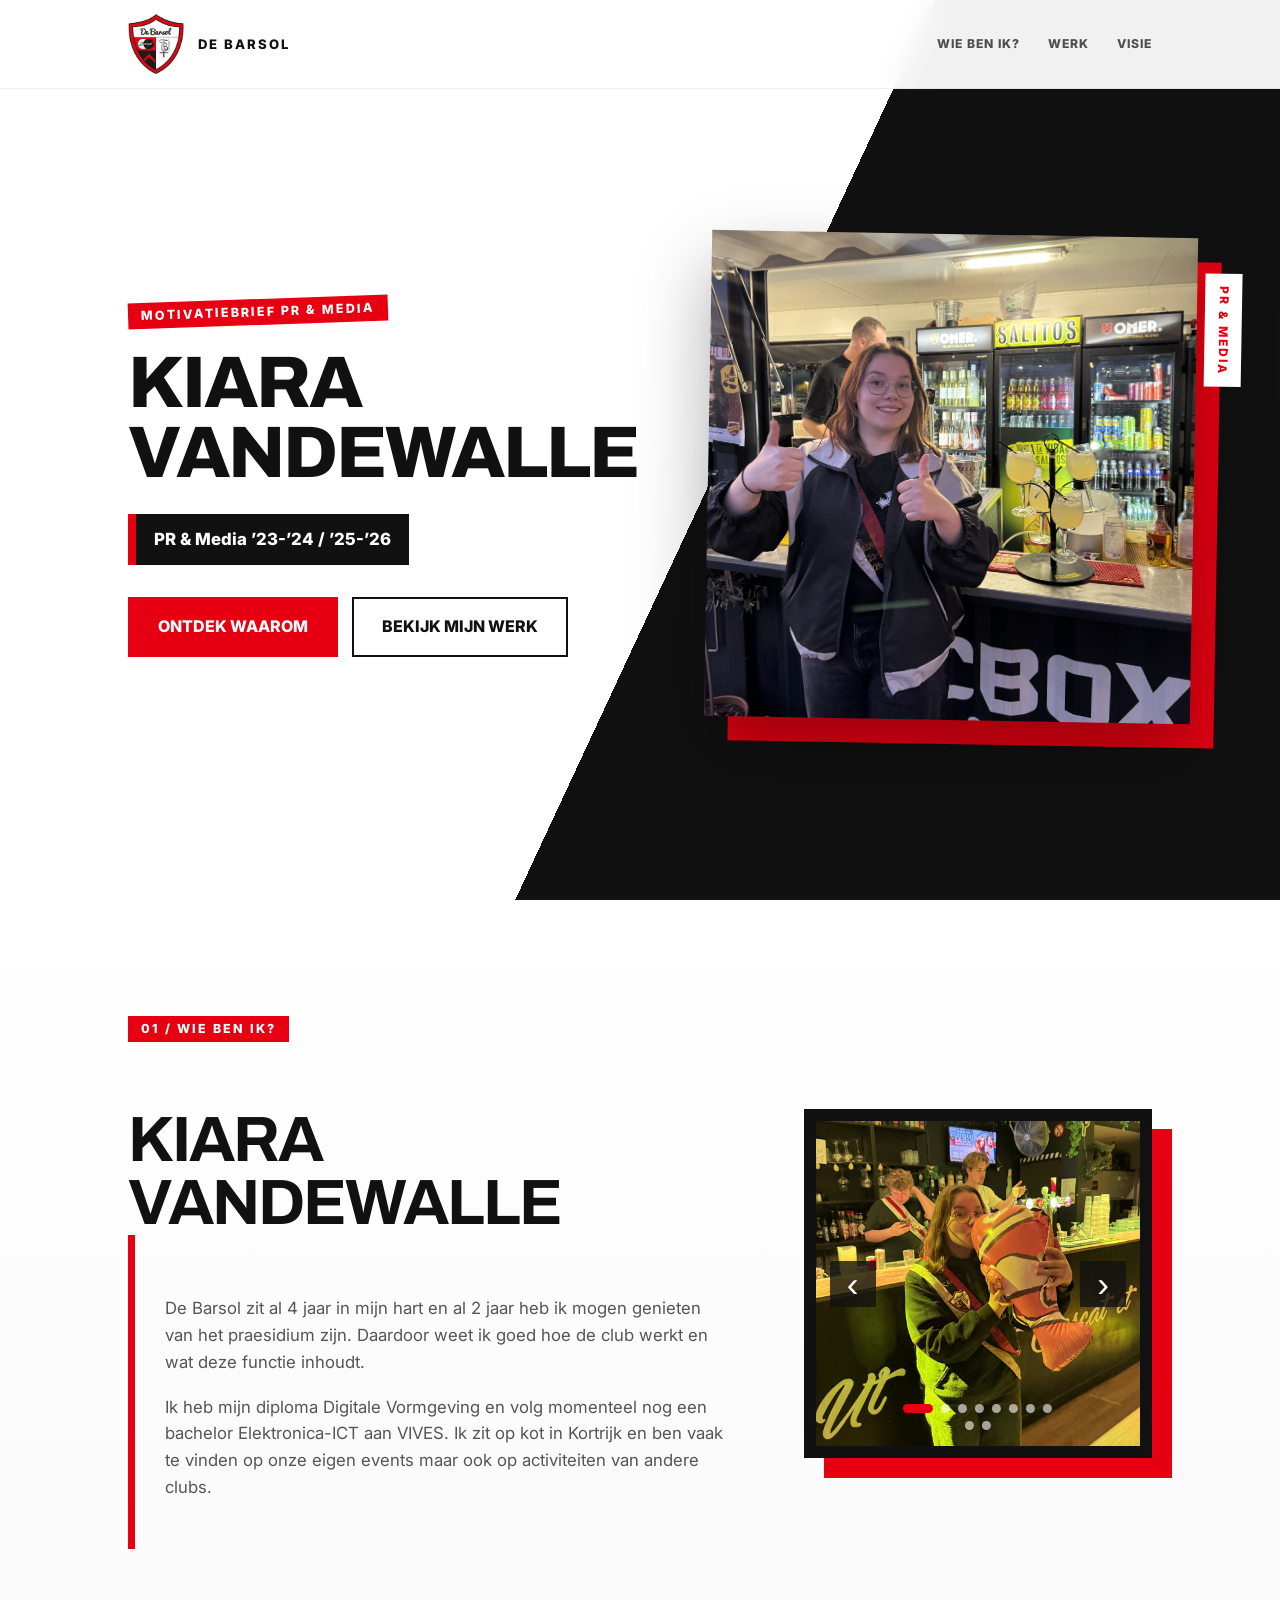
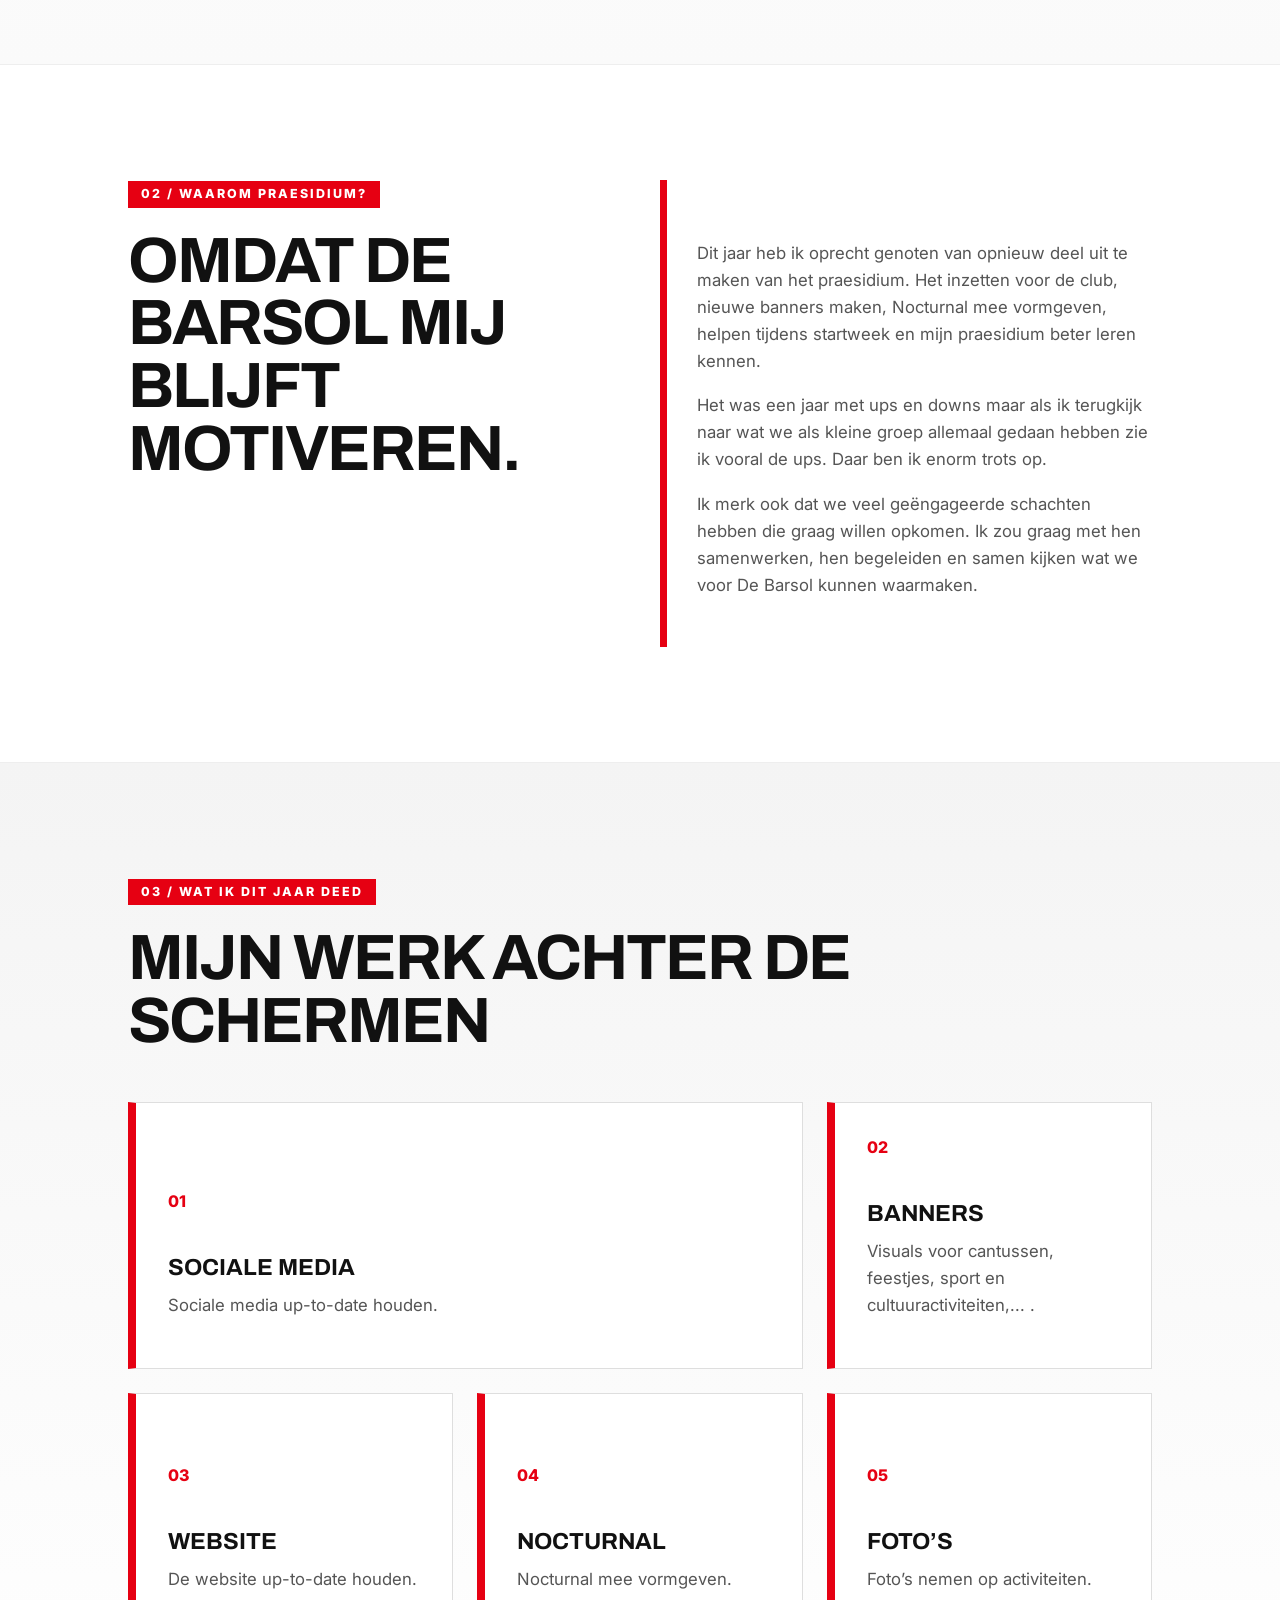
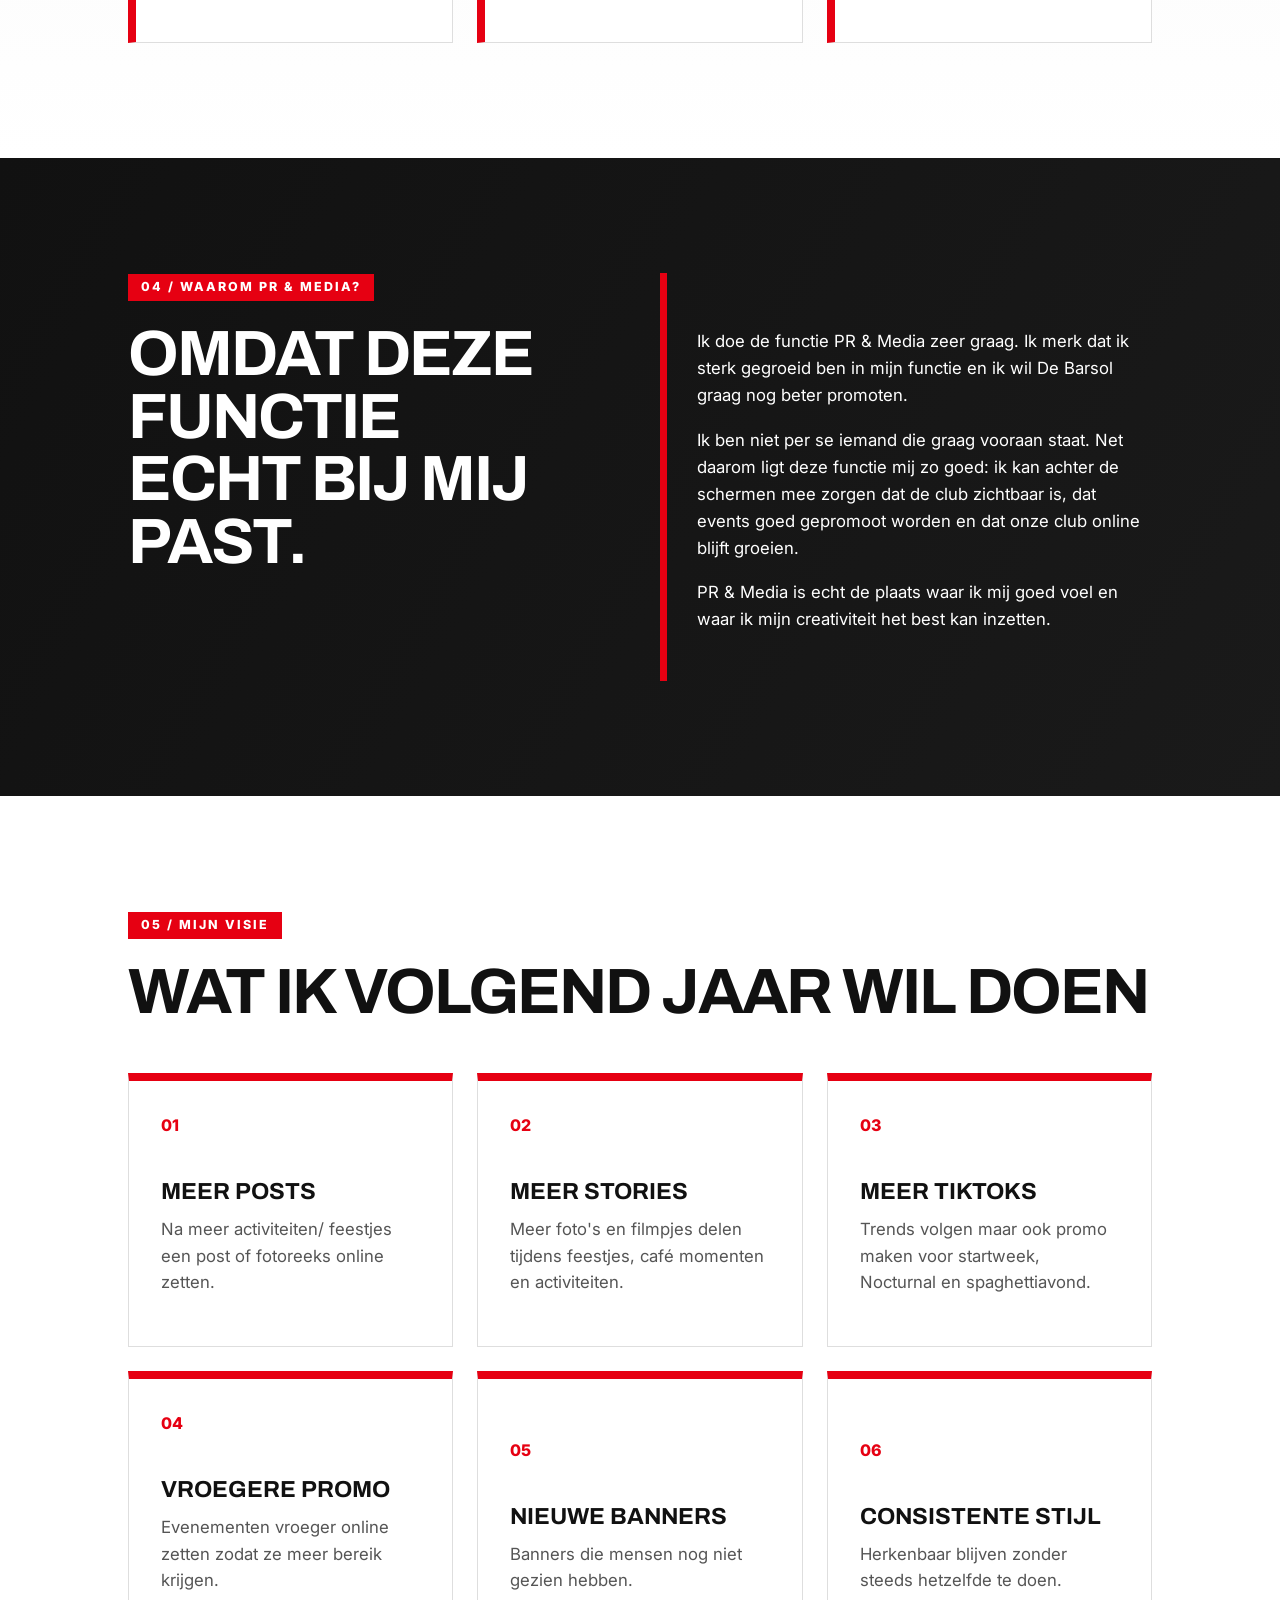
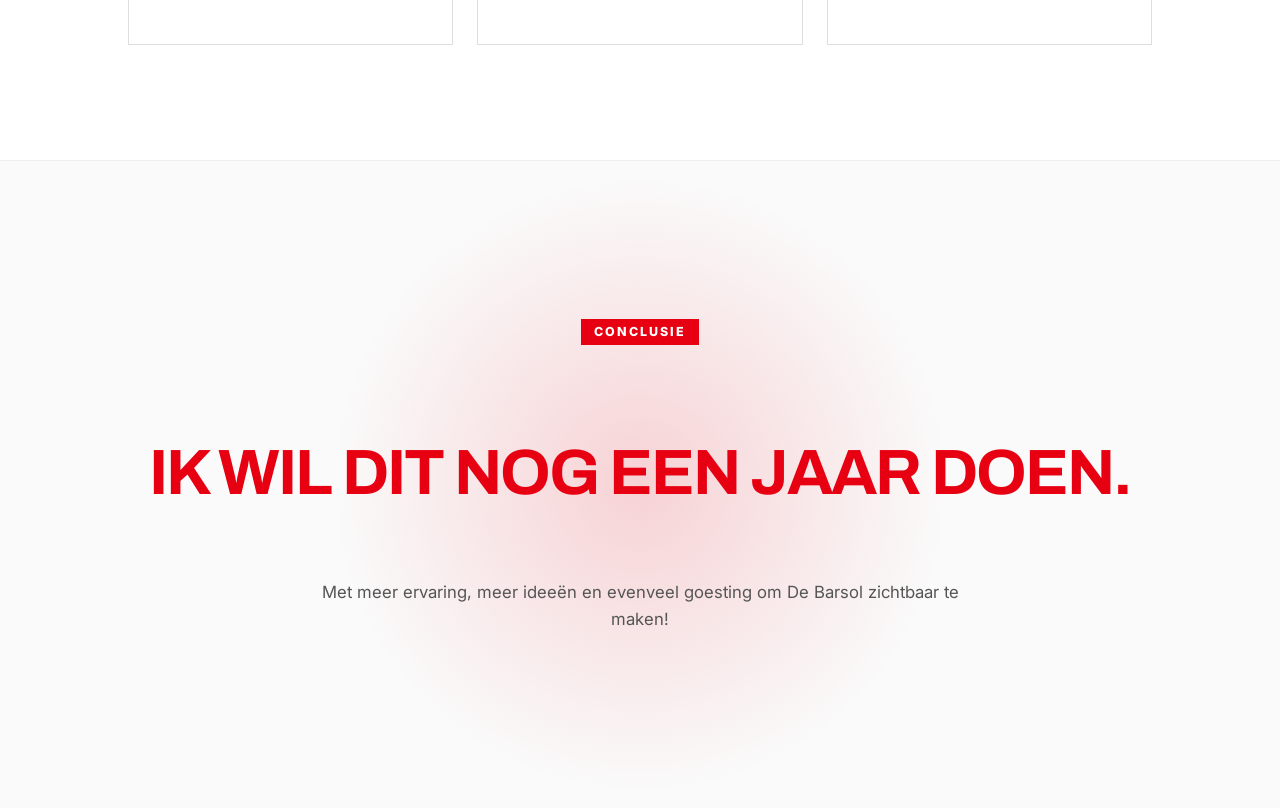
<file: index.html>
<!DOCTYPE html>
<html lang="nl">

<head>
    <meta charset="UTF-8">
    <meta name="viewport" content="width=device-width, initial-scale=1.0">
    <title>Kiara Vandewalle - Motivatiebrief</title>
    <link rel="stylesheet" href="styles.css">
</head>

<body>

    <div class="cursor-glow"></div>

    <nav class="nav">
        <a href="index.html" class="brand">
            <img src="Images/BARSOLSCHILD.png" alt="Barsol schild">
            <span>De Barsol</span>
        </a>

        <div class="nav-links">
            <a href="index.html#about">Wie ben ik?</a>
            <a href="index.html#work">Werk</a>
            <a href="index.html#vision">Visie</a>
        </div>

        <div class="progress-bar"></div>
    </nav>

    <section class="hero">
        <div class="hero-content">
            <p class="label">Motivatiebrief PR & Media</p>
            <h1>Kiara<br>Vandewalle</h1>
            <p class="subtitle">PR & Media ’23-’24 / ’25-’26</p>

            <div class="hero-buttons">
                <a href="#about" class="btn">Ontdek waarom</a>
                <a href="#work" class="btn secondary">Bekijk mijn werk</a>
            </div>
        </div>

        <div class="hero-visual">
            <div class="poster-frame">
                <img src="Images/IK 1.JPG" alt="Kiara Vandewalle">
            </div>
        </div>
    </section>

    <section id="about" class="about section reveal">
        <div class="section-kicker">01 / Wie ben ik?</div>

        <div class="about-layout">
            <div>
                <h2>Kiara Vandewalle</h2>

                <div class="text-card">
                    <p>
                        De Barsol zit al 4 jaar in mijn hart en al 2 jaar heb ik mogen genieten van het praesidium zijn.
                        Daardoor weet ik goed hoe de club werkt en wat deze functie inhoudt.
                    </p>

                    <p>
                        Ik heb mijn diploma Digitale Vormgeving en volg momenteel nog een bachelor
                        Elektronica-ICT aan VIVES. Ik zit op kot in Kortrijk en ben vaak te vinden op onze eigen
                        events maar ook op activiteiten van andere clubs.
                    </p>
                </div>
            </div>

            <div class="slider-frame square-slider" data-slider>
                <button class="slider-btn prev" data-prev>‹</button>

                <div class="slider-images">
                    <img src="Images/IK 3.JPG" alt="">
                    <img src="Images/IK 7.JPG" alt="">
                    <img src="Images/IK 2.JPG" alt="">
                    <img src="Images/IK 12.jpeg" alt="">
                    <img src="Images/IK 5.JPG" alt="">
                    <img src="Images/IK 6.JPG" alt="">
                    <img src="Images/IK 10.jpeg" alt="">
                    <img src="Images/IK 8.JPG" alt="">
                    <img src="Images/IK 9.jpeg" alt="">
                    <img src="Images/IK 11.jpeg" alt="">
                
                </div>

                <button class="slider-btn next" data-next>›</button>
                <div class="slider-dots"></div>
            </div>
        </div>
    </section>

    <section class="split section reveal">
        <div>
            <p class="label">02 / Waarom praesidium?</p>
            <h2>Omdat De Barsol mij blijft motiveren.</h2>
        </div>

        <div class="text-card">
            <p>
                Dit jaar heb ik oprecht genoten van opnieuw deel uit te maken van het praesidium.
                Het inzetten voor de club, nieuwe banners maken, Nocturnal mee vormgeven,
                helpen tijdens startweek en mijn praesidium beter leren kennen.
            </p>

            <p>
                Het was een jaar met ups en downs maar als ik terugkijk naar wat we als kleine groep
                allemaal gedaan hebben zie ik vooral de ups. Daar ben ik enorm trots op.
            </p>

            <p>
                Ik merk ook dat we veel geëngageerde schachten hebben die graag willen opkomen.
                Ik zou graag met hen samenwerken, hen begeleiden en samen kijken wat we voor De Barsol
                kunnen waarmaken.
            </p>
        </div>
    </section>

    <section id="work" class="work section reveal">
        <p class="label">03 / Wat ik dit jaar deed</p>
        <h2>Mijn werk achter de schermen</h2>

        <div class="work-grid">
            <a href="social-media.html" class="work-card large">
                <span>01</span>
                <h3>Sociale media</h3>
                <p>Sociale media up-to-date houden.</p>
                <small>Bekijk</small>
            </a>

            <a href="banners.html" class="work-card">
                <span>02</span>
                <h3>Banners</h3>
                <p>Visuals voor cantussen, feestjes, sport en cultuuractiviteiten,... .</p>
                <small>Bekijk</small>
            </a>

            <a href="https://debarsol.jouwweb.be" target="_blank" class="work-card">
                <span>03</span>
                <h3>Website</h3>
                <p>De website up-to-date houden.</p>
                <small>Bekijk</small>
            </a>

            <a href="nocturnal.html" class="work-card">
                <span>04</span>
                <h3>Nocturnal</h3>
                <p>Nocturnal mee vormgeven.</p>
                <small>Bekijk</small>
            </a>

            <a href="fotos-events.html" class="work-card">
                <span>05</span>
                <h3>Foto’s</h3>
                <p>Foto’s nemen op activiteiten.</p>
                <small>Bekijk</small>
            </a>
        </div>
    </section>

    <section class="black-section section reveal">
        <div>
            <p class="label">04 / Waarom PR & Media?</p>
            <h2>Omdat deze functie echt bij mij past.</h2>
        </div>

        <div class="text-card dark-text">
            <p>
                Ik doe de functie PR & Media zeer graag. Ik merk dat ik sterk gegroeid ben in mijn functie
                en ik wil De Barsol graag nog beter promoten.
            </p>

            <p>
                Ik ben niet per se iemand die graag vooraan staat. Net daarom ligt deze functie
                mij zo goed: ik kan achter de schermen mee zorgen dat de club zichtbaar is, dat events goed
                gepromoot worden en dat onze club online blijft groeien.
            </p>

            <p>
                PR & Media is echt de plaats waar ik mij goed voel en waar ik mijn creativiteit het best kan inzetten.
            </p>
        </div>
    </section>

    <section id="vision" class="vision section reveal">
        <p class="label">05 / Mijn visie</p>
        <h2>Wat ik volgend jaar wil doen</h2>

        <div class="vision-grid">
            <div class="vision-item">
                <span>01</span>
                <h3>Meer posts</h3>
                <p>Na meer activiteiten/ feestjes een post of fotoreeks online zetten.</p>
            </div>

            <div class="vision-item">
                <span>02</span>
                <h3>Meer stories</h3>
                <p>Meer foto's en filmpjes delen tijdens feestjes, café momenten en activiteiten.</p>
            </div>

            <div class="vision-item">
                <span>03</span>
                <h3>Meer TikToks</h3>
                <p>Trends volgen maar ook promo maken voor startweek, Nocturnal en spaghettiavond.</p>
            </div>

            <div class="vision-item">
                <span>04</span>
                <h3>Vroegere promo</h3>
                <p>Evenementen vroeger online zetten zodat ze meer bereik krijgen.</p>
            </div>

            <a href="nieuwe-banners.html" class="vision-item">
                <span>05</span>
                <h3>Nieuwe banners</h3>
                <p>Banners die mensen nog niet gezien hebben.</p>
                <small>Bekijk</small>
            </a>

            <div class="vision-item">
                <span>06</span>
                <h3>Consistente stijl</h3>
                <p>Herkenbaar blijven zonder steeds hetzelfde te doen.</p>
            </div>
        </div>
    </section>

    <section class="end reveal">
        <p class="label">Conclusie</p>
        <h2>Ik wil dit nog een jaar doen.</h2>
        <p>Met meer ervaring, meer ideeën en evenveel goesting om De Barsol zichtbaar te maken!</p>
    </section>

    <script src="scripts.js"></script>

</body>

</html>
</file>
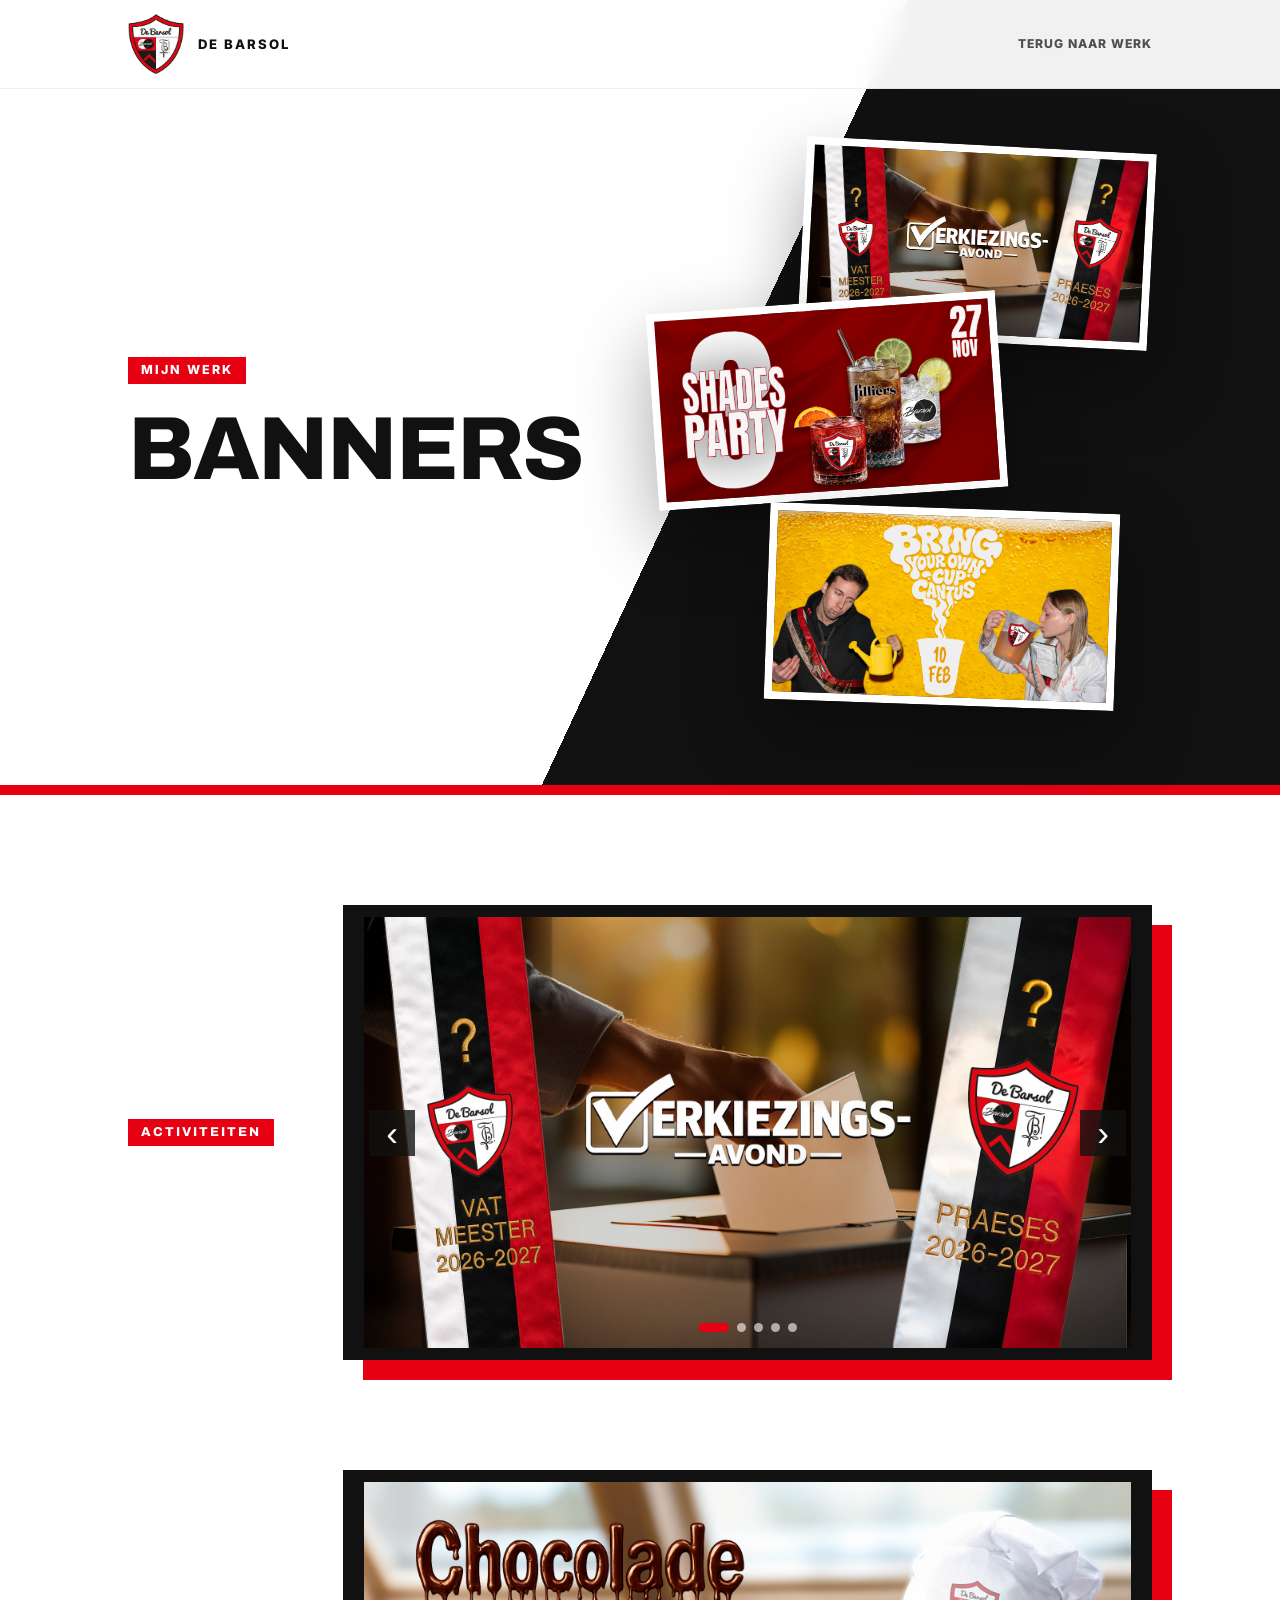
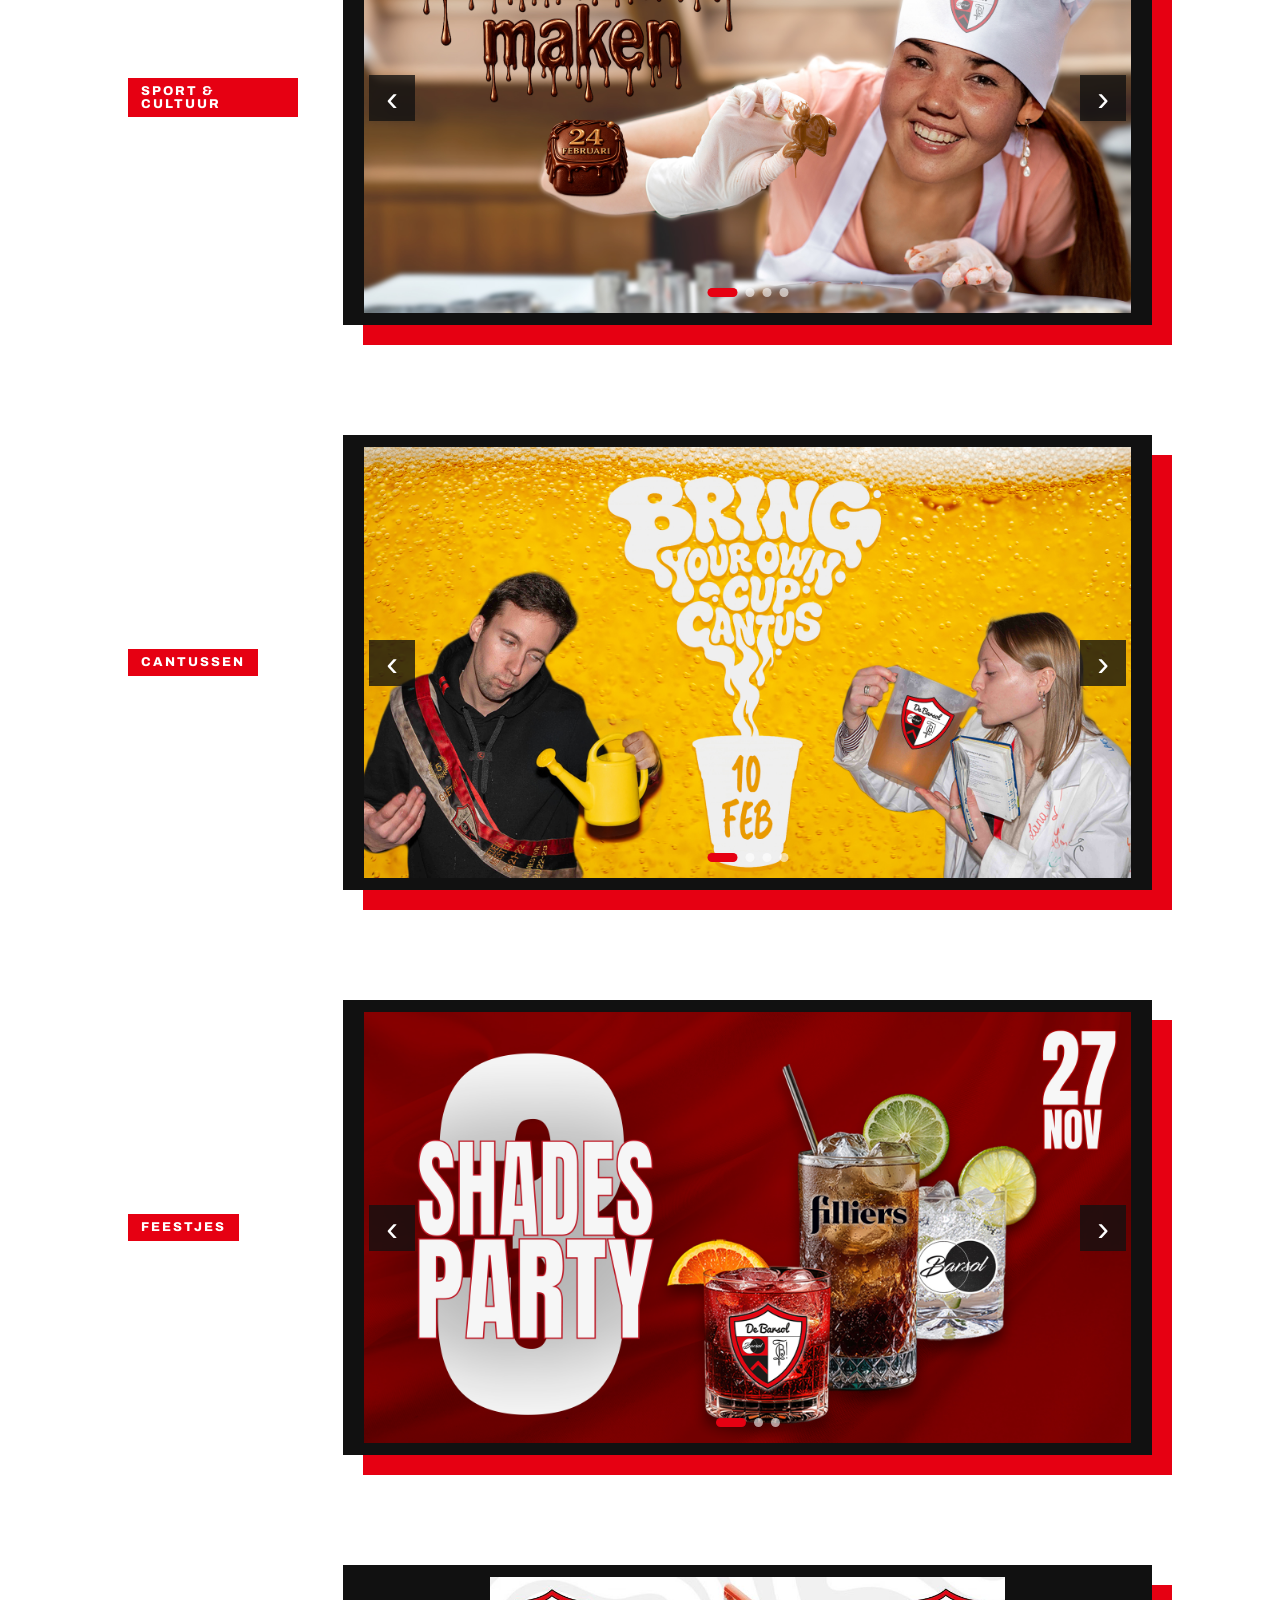
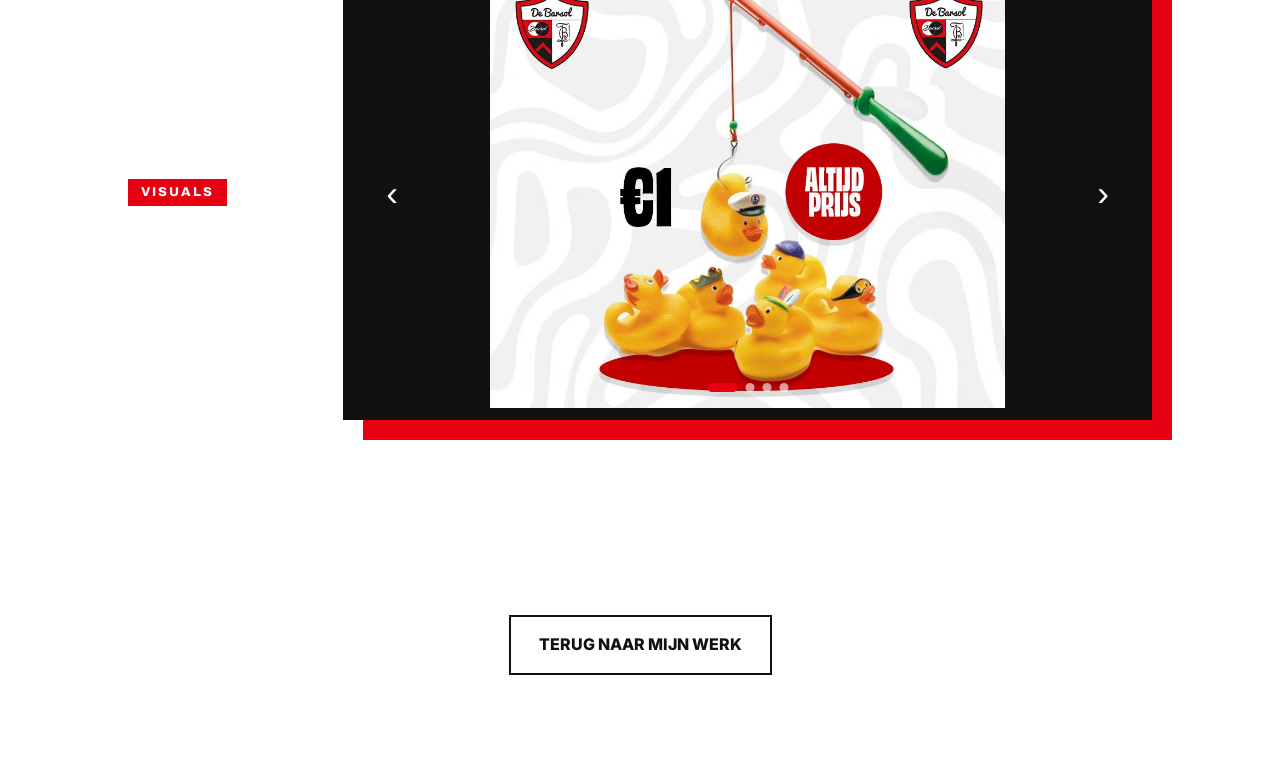
<file: banners.html>
<!DOCTYPE html>
<html lang="nl">
<head>
    <meta charset="UTF-8">
    <meta name="viewport" content="width=device-width, initial-scale=1.0">
    <title>Banners - Kiara Vandewalle</title>
    <link rel="stylesheet" href="styles.css">
</head>

<body class="banners-page">

<nav class="nav">
    <a href="index.html" class="brand">
        <img src="Images/BARSOLSCHILD.png" alt="Barsol schild">
        <span>De Barsol</span>
    </a>

    <div class="nav-links">
        <a href="index.html#work">Terug naar werk</a>
    </div>

    <div class="progress-bar"></div>
</nav>

<section class="banners-showcase-hero">
    <div>
        <p class="label">Mijn werk</p>
        <h1>Banners</h1>
    </div>

    <div class="hero-banner-stack">
        <img src="Images/BANNER-ACTIVITEIT-1.jpg" alt="">
        <img src="Images/BANNER-FEESTJE-1.jpg" alt="">
        <img src="Images/BANNER-CANTUS-1.jpg" alt="">
    </div>
</section>

<section class="banners-gallery">

    <div class="banner-showcase reveal">
        <h2>Activiteiten</h2>

        <div class="banner-slider" data-slider>
            <button class="banner-btn prev" data-prev>‹</button>
            <div class="slider-images">
                <img src="Images/BANNER-ACTIVITEIT-1.jpg" alt="">
                <img src="Images/BANNER-ACTIVITEIT-2.jpg" alt="">
                <img src="Images/BANNER-ACTIVITEIT-3.jpg" alt="">
                <img src="Images/BANNER-ACTIVITEIT-4.jpg" alt="">
                <img src="Images/BANNER-ACTIVITEIT-5.jpg" alt="">
            </div>
            <button class="banner-btn next" data-next>›</button>
            <div class="slider-dots"></div>
        </div>
    </div>

    <div class="banner-showcase reveal">
        <h2>Sport & Cultuur</h2>

        <div class="banner-slider" data-slider>
            <button class="banner-btn prev" data-prev>‹</button>
            <div class="slider-images">
                <img src="Images/BANNER-S&C-1.jpg" alt="">
                <img src="Images/BANNER-S&C-2.jpg" alt="">
                <img src="Images/BANNER-S&C-3.jpg" alt="">
                <img src="Images/BANNER-S&C-4.jpg" alt="">
            </div>
            <button class="banner-btn next" data-next>›</button>
            <div class="slider-dots"></div>
        </div>
    </div>

    <div class="banner-showcase reveal">
        <h2>Cantussen</h2>

        <div class="banner-slider" data-slider>
            <button class="banner-btn prev" data-prev>‹</button>
            <div class="slider-images">
                <img src="Images/BANNER-CANTUS-1.jpg" alt="">
                <img src="Images/BANNER-CANTUS-2.jpg" alt="">
                <img src="Images/BANNER-CANTUS-3.jpg" alt="">
                <img src="Images/BANNER-CANTUS-4.jpg" alt="">
            </div>
            <button class="banner-btn next" data-next>›</button>
            <div class="slider-dots"></div>
        </div>
    </div>

    <div class="banner-showcase reveal">
        <h2>Feestjes</h2>

        <div class="banner-slider" data-slider>
            <button class="banner-btn prev" data-prev>‹</button>
            <div class="slider-images">
                <img src="Images/BANNER-FEESTJE-1.jpg" alt="">
                <img src="Images/BANNER-FEESTJE-2.jpg" alt="">
                <img src="Images/BANNER-FEESTJE-3.jpg" alt="">
            </div>
            <button class="banner-btn next" data-next>›</button>
            <div class="slider-dots"></div>
        </div>
    </div>

    <div class="banner-showcase reveal">
        <h2>Visuals</h2>

        <div class="banner-slider" data-slider>
            <button class="banner-btn prev" data-prev>‹</button>
            <div class="slider-images">
                <img src="Images/VISUAL-STARTWEEK-1.jpg" alt="">
                <img src="Images/VISUAL-STARTWEEK-2.jpg" alt="">
                <img src="Images/VISUAL-STARTWEEK-3.jpg" alt="">
                <img src="Images/VISUAL-BLACKOUT-1.jpg" alt="">
            </div>
            <button class="banner-btn next" data-next>›</button>
            <div class="slider-dots"></div>
        </div>
    </div>

</section>

<section class="case-end">
    <a href="index.html#work" class="btn secondary">Terug naar mijn werk</a>
</section>

<script src="scripts.js"></script>

</body>
</html>
</file>
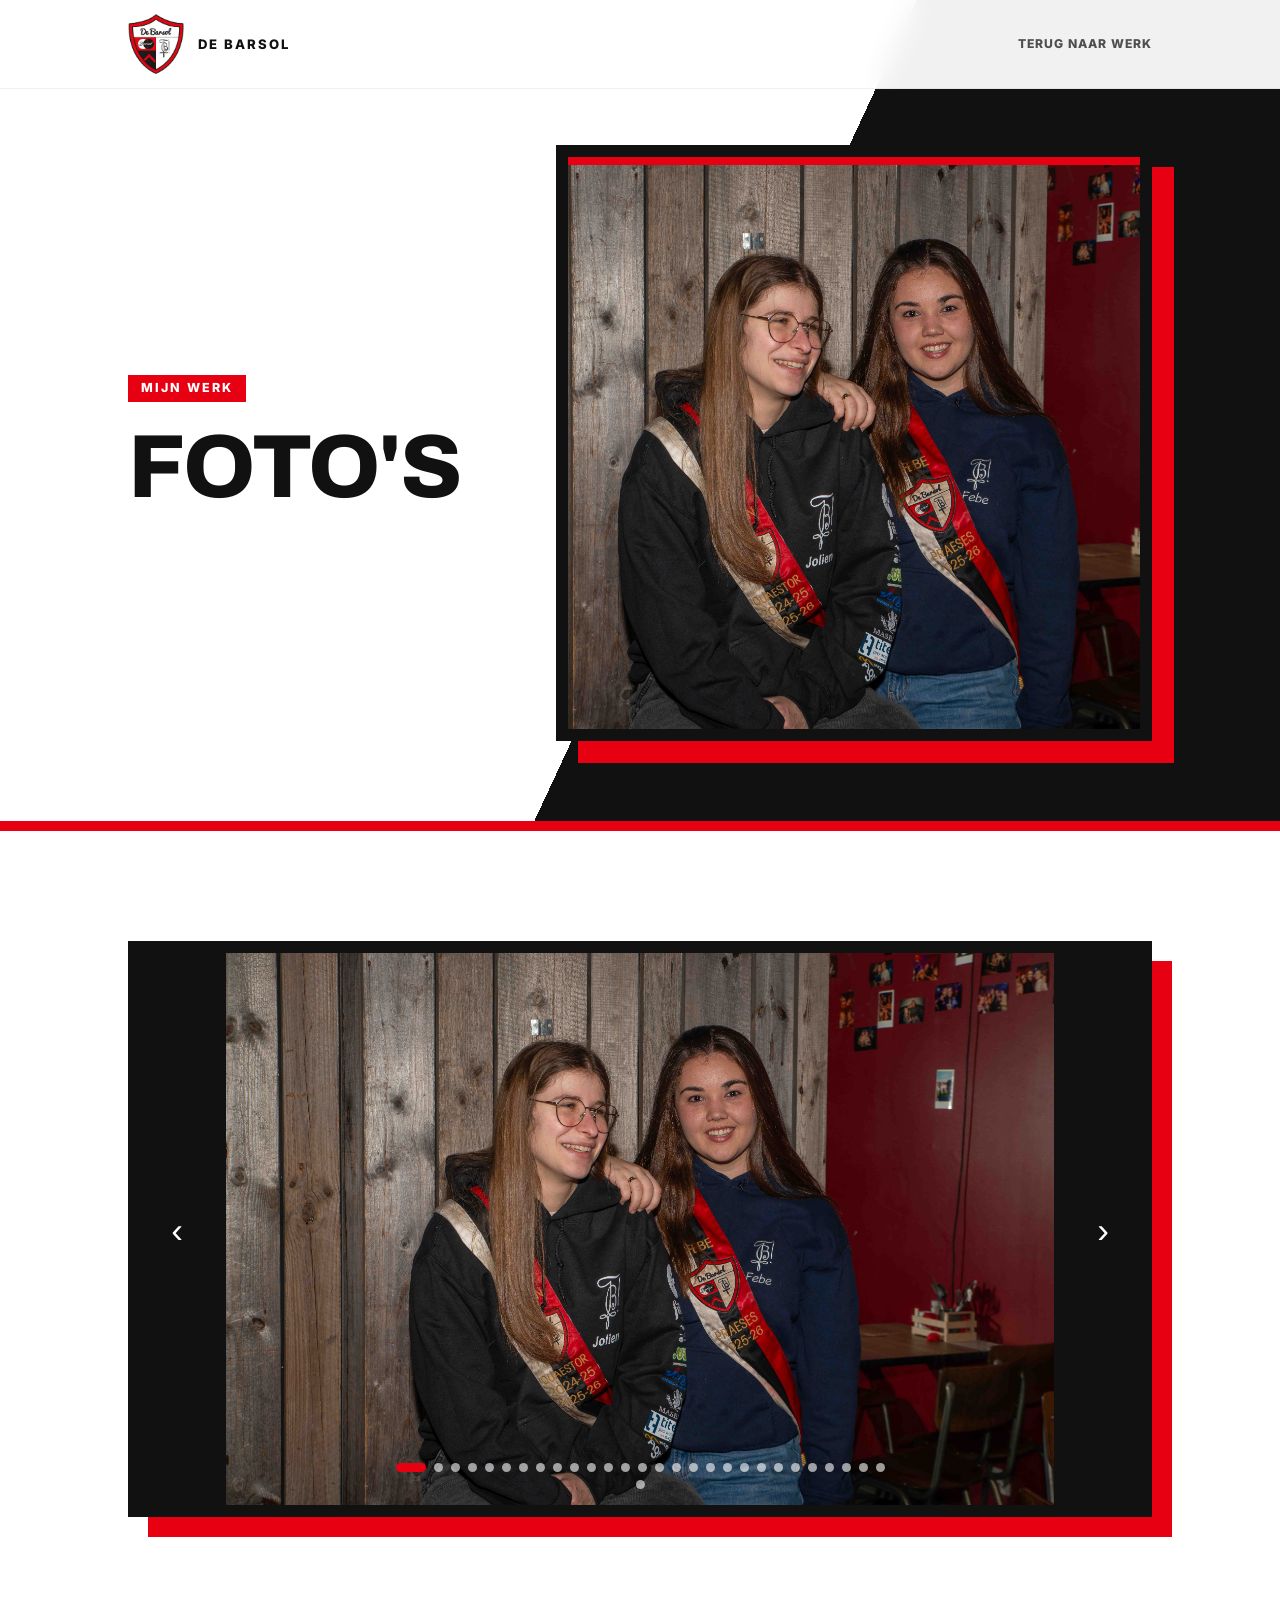
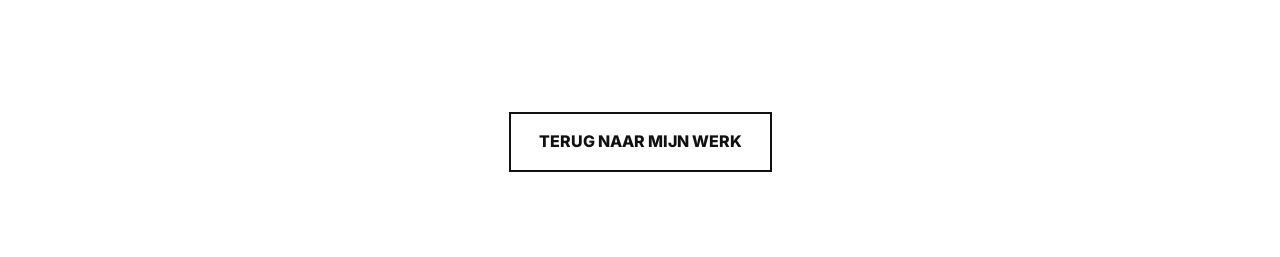
<file: fotos-events.html>
<!DOCTYPE html>
<html lang="nl">
<head>
    <meta charset="UTF-8">
    <meta name="viewport" content="width=device-width, initial-scale=1.0">
    <title>Foto’s - Kiara Vandewalle</title>
    <link rel="stylesheet" href="styles.css">
</head>

<body class="event-page">

<nav class="nav">
    <a href="index.html" class="brand">
        <img src="Images/BARSOLSCHILD.png" alt="Barsol schild">
        <span>De Barsol</span>
    </a>

    <div class="nav-links">
        <a href="index.html#work">Terug naar werk</a>
    </div>

    <div class="progress-bar"></div>
</nav>

<section class="events-hero">
    <div>
        <p class="label">mijn werk</p>
        <h1>Foto's</h1>

    </div>

    <div class="events-hero-frame">
        <img src="Images/FOTOSEVENTS (1).jpg" alt="">
    </div>
</section>

<section class="events-gallery reveal">

    <div class="event-slider" data-slider>
        <button class="event-btn prev" data-prev>‹</button>

        <div class="slider-images">
            <img src="Images/FOTOSEVENTS (1).jpg" alt="">
            <img src="Images/FOTOSEVENTS (2).jpg" alt="">
            <img src="Images/FOTOSEVENTS (3).jpg" alt="">
            <img src="Images/FOTOSEVENTS (4).jpg" alt="">
            <img src="Images/FOTOSEVENTS (5).jpg" alt="">
            <img src="Images/FOTOSEVENTS (6).jpg" alt="">
            <img src="Images/FOTOSEVENTS (7).jpg" alt="">
            <img src="Images/FOTOSEVENTS (8).jpg" alt="">
            <img src="Images/FOTOSEVENTS (9).jpg" alt="">
            <img src="Images/FOTOSEVENTS (10).jpg" alt="">
            <img src="Images/FOTOSEVENTS (11).jpg" alt="">
            <img src="Images/FOTOSEVENTS (12).jpg" alt="">
            <img src="Images/FOTOSEVENTS (13).jpg" alt="">
            <img src="Images/FOTOSEVENTS (14).jpg" alt="">
            <img src="Images/FOTOSEVENTS (15).jpg" alt="">
            <img src="Images/FOTOSEVENTS (16).jpg" alt="">
            <img src="Images/FOTOSEVENTS (17).jpg" alt="">
            <img src="Images/FOTOSEVENTS (18).jpg" alt="">
            <img src="Images/FOTOSEVENTS (19).jpg" alt="">
            <img src="Images/FOTOSEVENTS (20).jpg" alt="">
            <img src="Images/FOTOSEVENTS (21).jpg" alt="">
            <img src="Images/FOTOSEVENTS (22).jpg" alt="">
            <img src="Images/FOTOSEVENTS (23).jpg" alt="">
            <img src="Images/FOTOSEVENTS (24).jpg" alt="">
            <img src="Images/FOTOSEVENTS (25).jpg" alt="">
            <img src="Images/FOTOSEVENTS (26).jpg" alt="">
            <img src="Images/FOTOSEVENTS (27).jpg" alt="">
            <img src="Images/FOTOSEVENTS (28).jpg" alt="">
            <img src="Images/FOTOSEVENTS (29).jpg" alt="">
        </div>

        <button class="event-btn next" data-next>›</button>
        <div class="slider-dots"></div>
    </div>
</section>

<section class="case-end">
    <a href="index.html#work" class="btn secondary">Terug naar mijn werk</a>
</section>

<script src="scripts.js"></script>

</body>
</html>
</file>
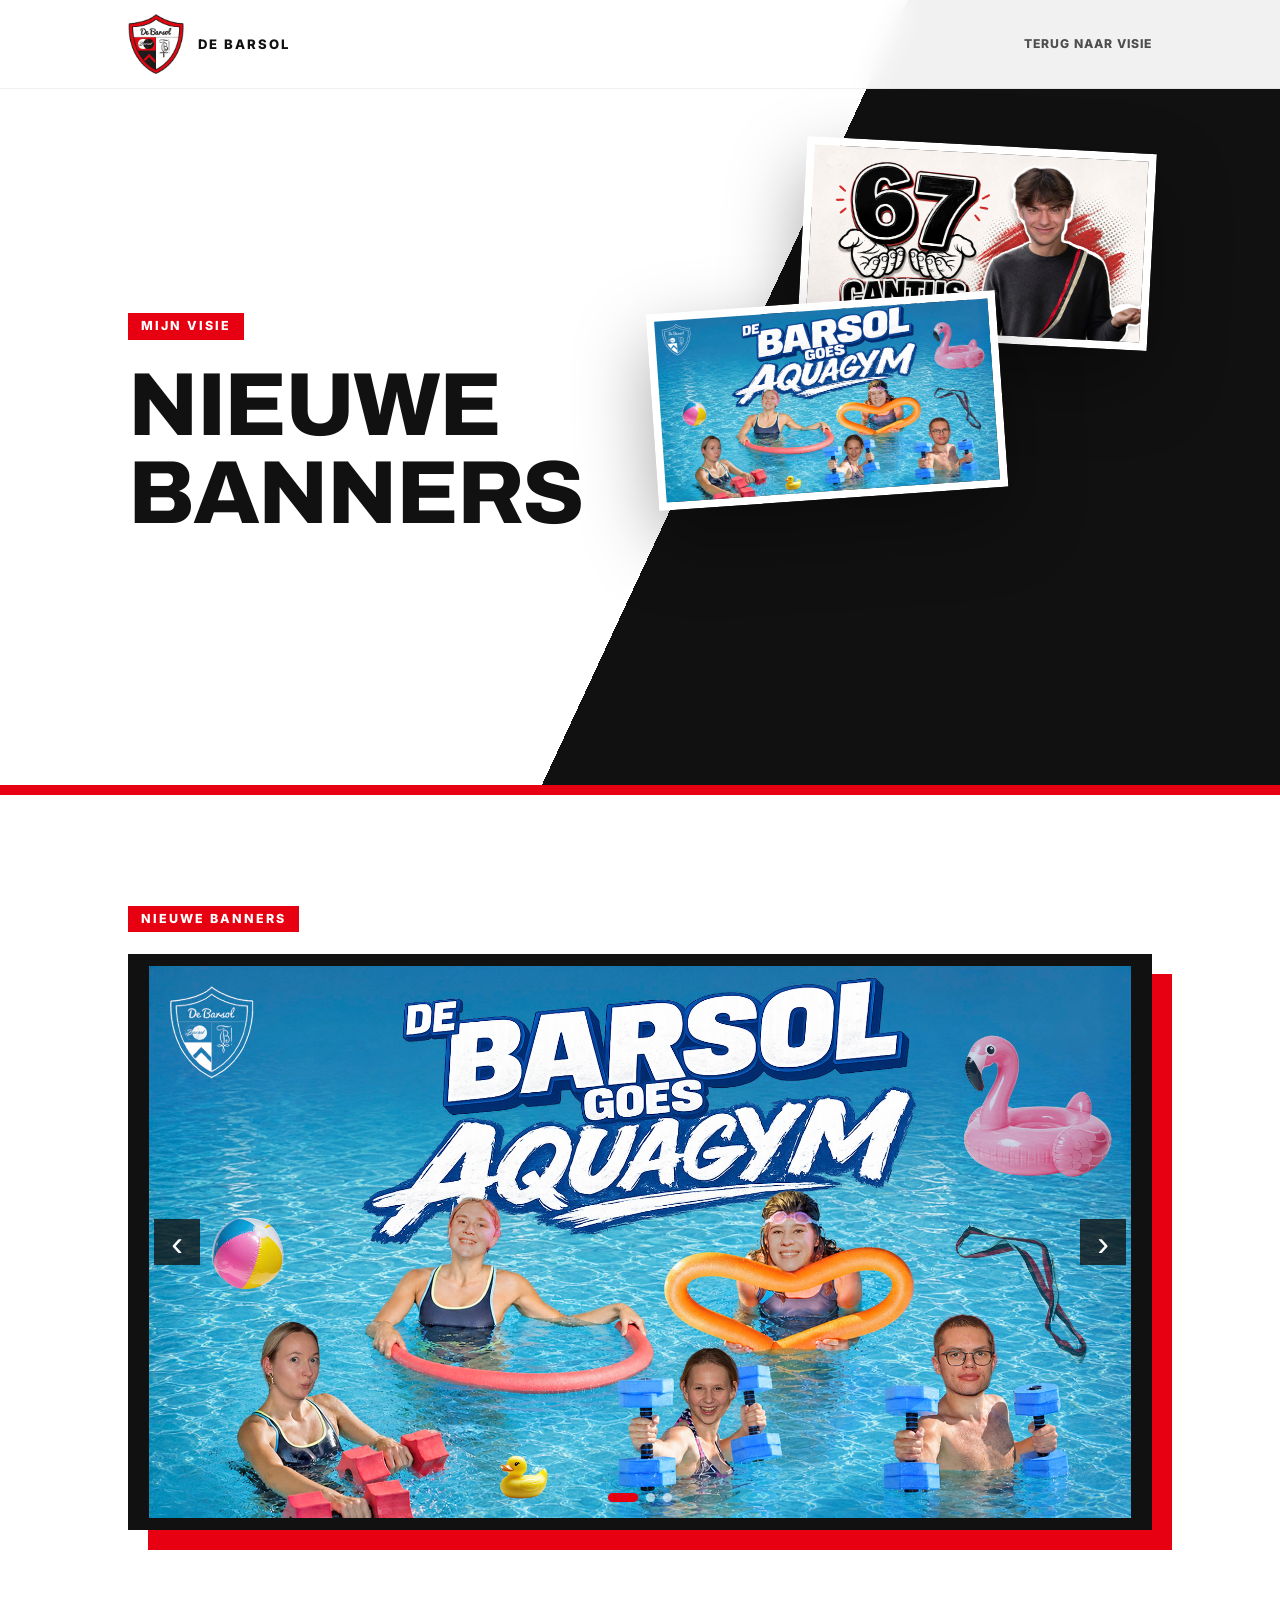
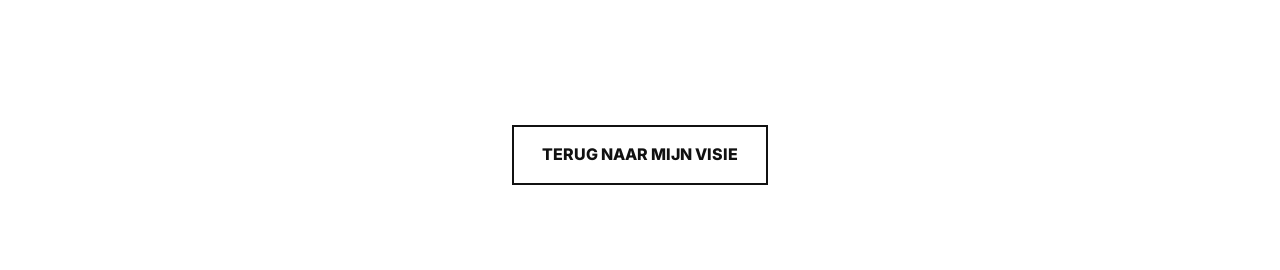
<file: nieuwe-banners.html>
<!DOCTYPE html>
<html lang="nl">
<head>
    <meta charset="UTF-8">
    <meta name="viewport" content="width=device-width, initial-scale=1.0">
    <title>Nieuwe banners - Kiara Vandewalle</title>
    <link rel="stylesheet" href="styles.css">
</head>

<body class="event-page">

<nav class="nav">
    <a href="index.html" class="brand">
        <img src="Images/BARSOLSCHILD.png" alt="Barsol schild">
        <span>De Barsol</span>
    </a>

    <div class="nav-links">
        <a href="index.html#vision">Terug naar visie</a>
    </div>

    <div class="progress-bar"></div>
</nav>

<section class="events-hero">
    <div>
        <p class="label">Mijn visie</p>
        <h1>Nieuwe banners</h1>
    </div>

    <div class="hero-banner-stack">
        <img src="Images/NIEUWEBANNER2.jpg" alt="">
        <img src="Images/NIEUWBANNER1.jpg" alt="">
    </div>
</section>

<section class="events-gallery reveal">
    <p class="label">Nieuwe banners</p>


    <div class="event-slider" data-slider>
        <button class="event-btn prev" data-prev>‹</button>

        <div class="slider-images">
            <img src="Images/NIEUWBANNER1.jpg" alt="">
            <img src="Images/NIEUWEBANNER2.jpg" alt="">
            <img src="Images/NIEUWEBANNER3.jpg" alt="">
        
        </div>

        <button class="event-btn next" data-next>›</button>
        <div class="slider-dots"></div>
    </div>
</section>

<section class="case-end">
    <a href="index.html#vision" class="btn secondary">Terug naar mijn visie</a>
</section>

<script src="scripts.js"></script>

</body>
</html>
</file>
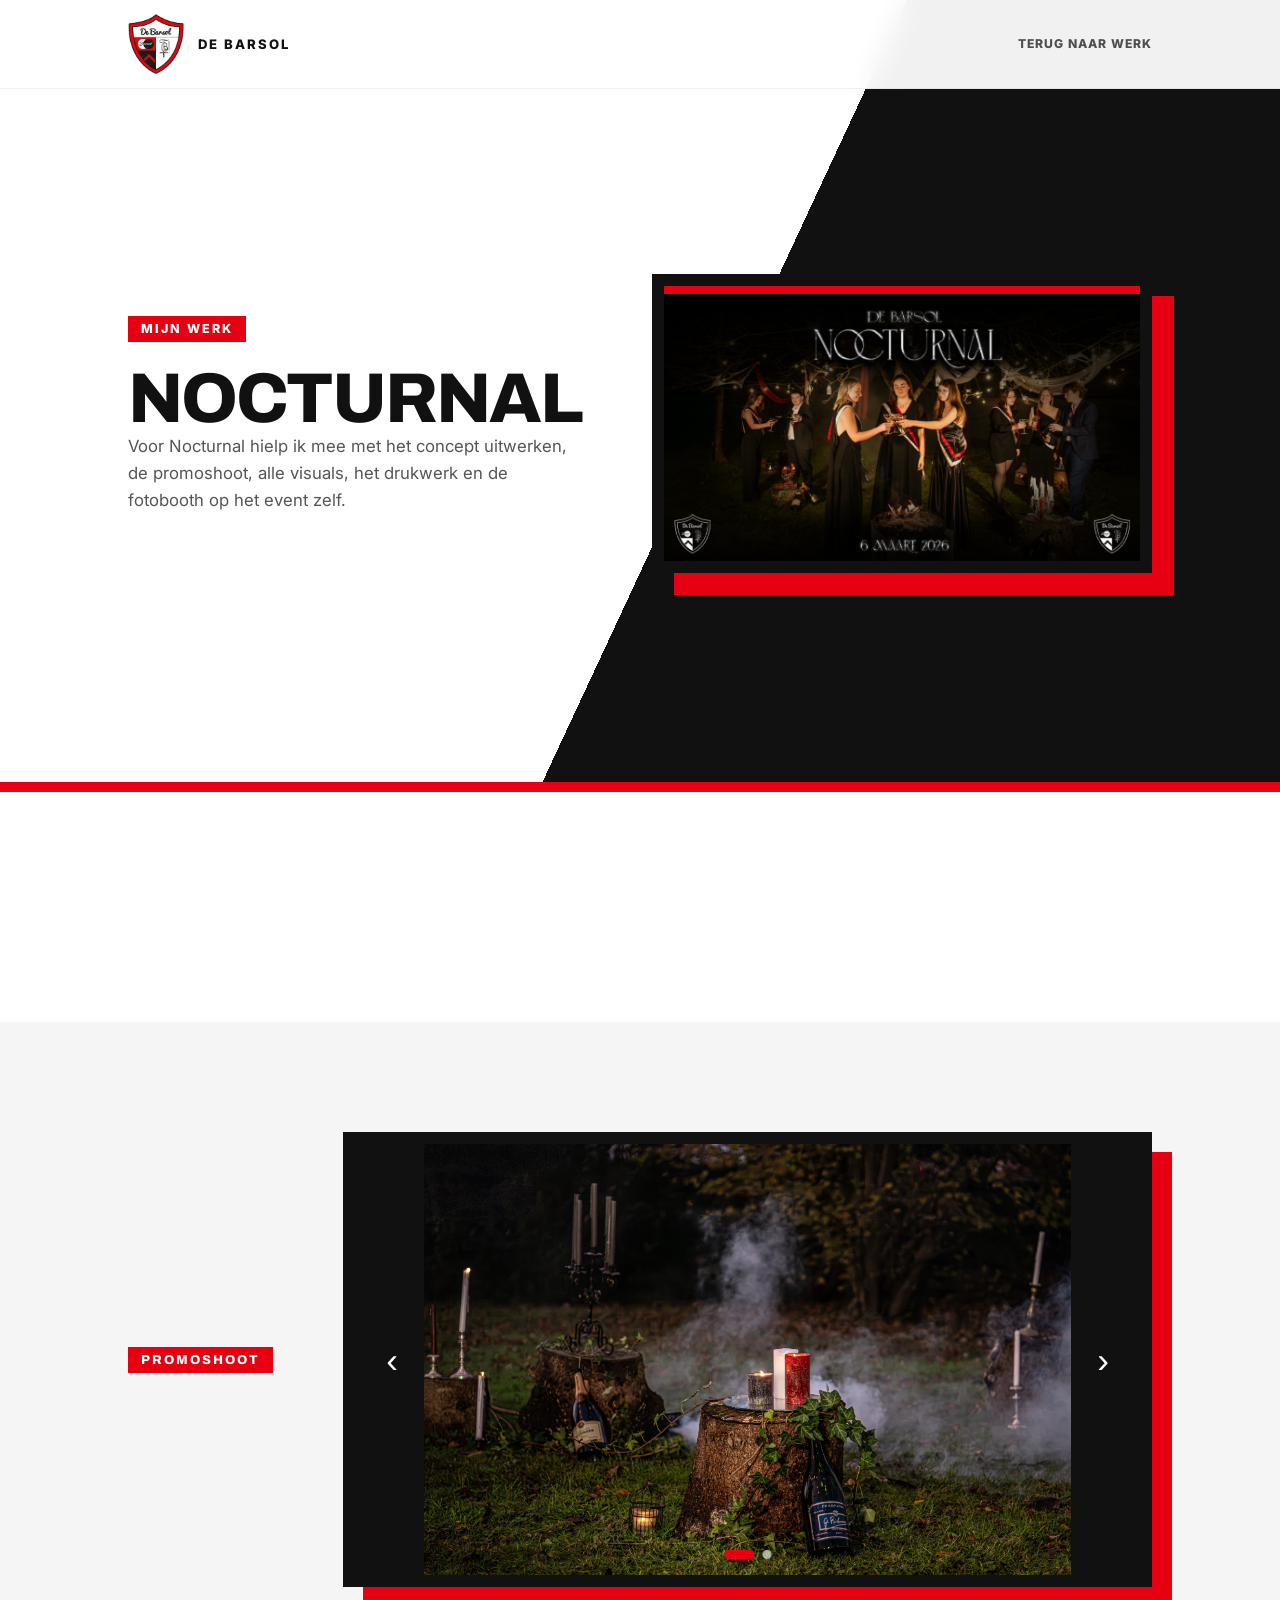
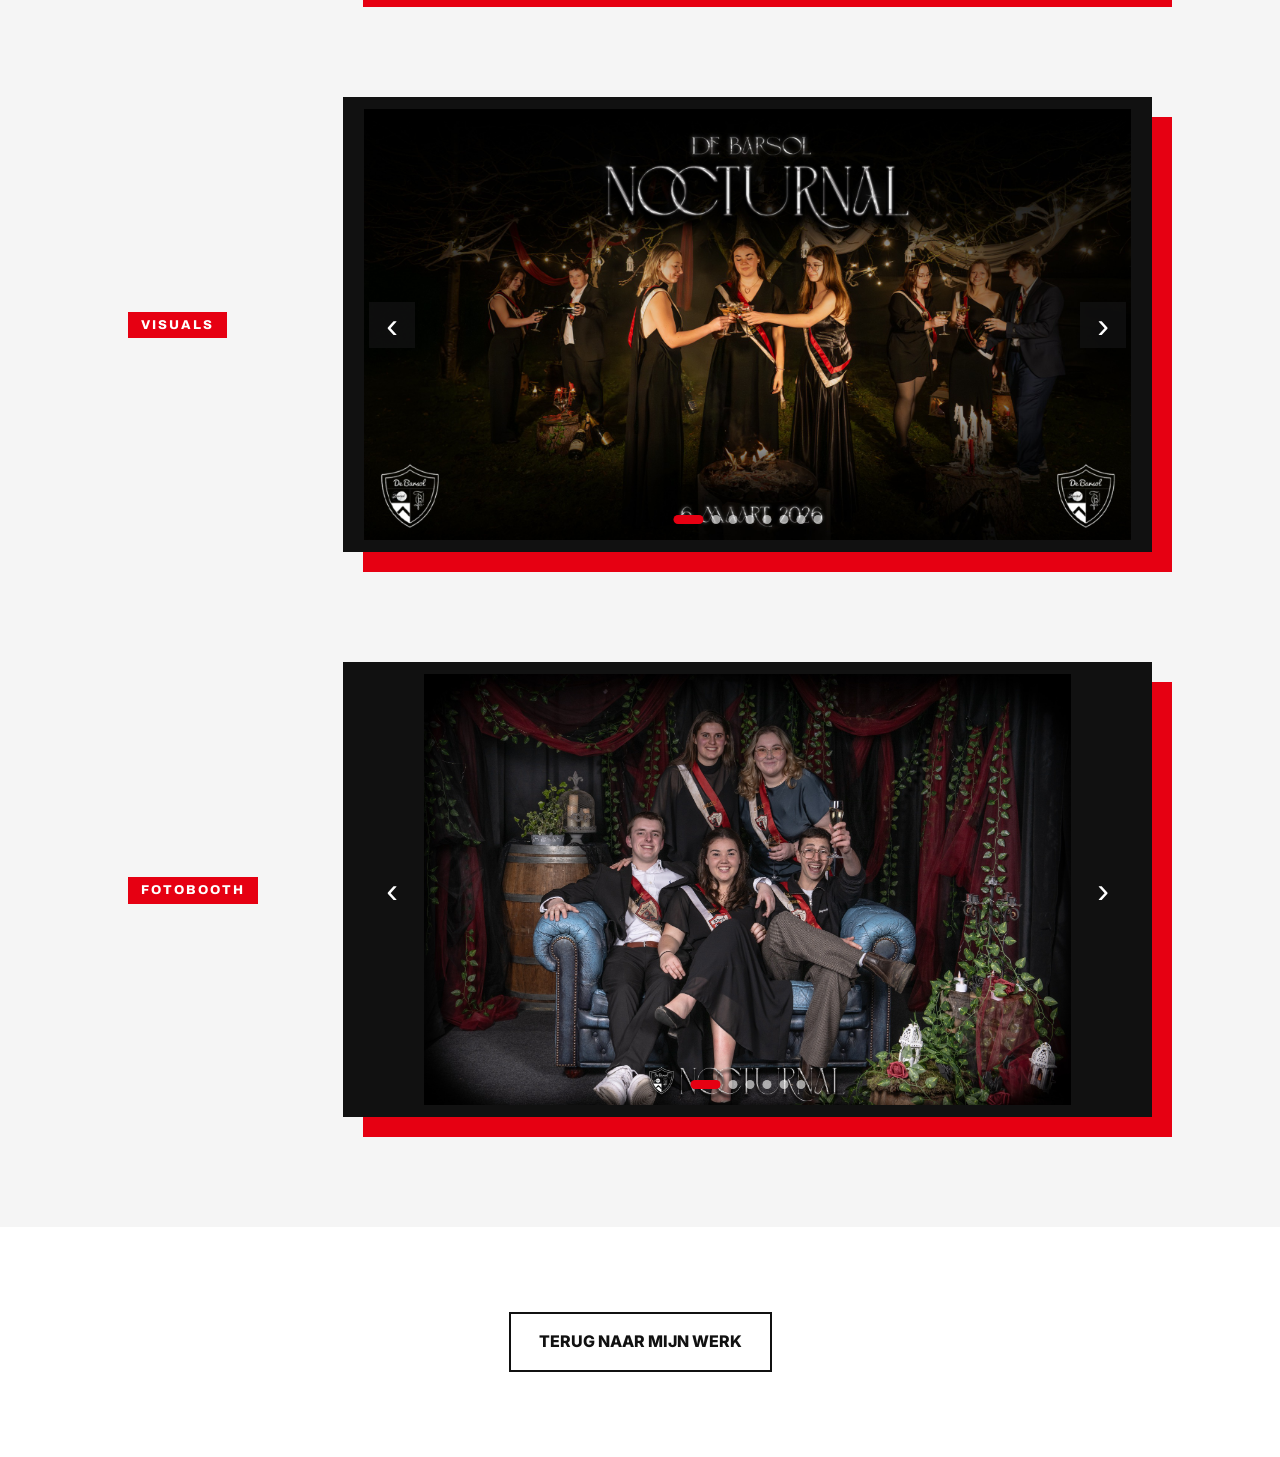
<file: nocturnal.html>
<!DOCTYPE html>
<html lang="nl">
<head>
    <meta charset="UTF-8">
    <meta name="viewport" content="width=device-width, initial-scale=1.0">
    <title>Nocturnal - Kiara Vandewalle</title>
    <link rel="stylesheet" href="styles.css">
</head>

<body class="nocturnal-page">

<nav class="nav">
    <a href="index.html" class="brand">
        <img src="Images/BARSOLSCHILD.png" alt="Barsol schild">
        <span>De Barsol</span>
    </a>

    <div class="nav-links">
        <a href="index.html#work">Terug naar werk</a>
    </div>

    <div class="progress-bar"></div>
</nav>

<section class="nocturnal-hero">
    <div>
        <p class="label">mijn werk</p>
        <h1>NOCTURNAL</h1>
        <p>
            Voor Nocturnal hielp ik mee met het concept uitwerken, de promoshoot, alle visuals,
            het drukwerk en de fotobooth op het event zelf.
        </p>
    </div>

    <div class="nocturnal-hero-image">
        <img src="Images/NOCTURNAL-BANNER.jpg" alt="">
    </div>
</section>

<section class="nocturnal-intro section reveal">
   
</section>

<section class="nocturnal-gallery">

    <div class="nocturnal-block reveal">
        <div class="nocturnal-title">
            <h2>Promoshoot</h2>
        </div>

        <div class="banner-slider" data-slider>
            <button class="banner-btn prev" data-prev>‹</button>
            <div class="slider-images">
                <img src="Images/NOCTURNAL-PROMOSHOOT (1).jpg" alt="">
                <img src="Images/NOCTURNAL-PROMOSHOOT (2).jpg" alt="">
            </div>
            <button class="banner-btn next" data-next>›</button>
            <div class="slider-dots"></div>
        </div>
    </div>

    <div class="nocturnal-block reveal">
        <div class="nocturnal-title">
            <h2>Visuals</h2>
        </div>

        <div class="banner-slider" data-slider>
            <button class="banner-btn prev" data-prev>‹</button>
            <div class="slider-images">
                <img src="Images/NOCTURNAL-BANNER.jpg" alt="">
                <img src="Images/NOCTURNAL VISUALS 1.jpg" alt="">
                <img src="Images/NOCTURNAL VISUALS2.jpg" alt="">
                <img src="Images/NOCTURNAL VISUALS3.jpg" alt="">
                <img src="Images/NOCTURNAL VISUALS4.jpg" alt="">
                <img src="Images/NOCTURNAL-VISUALS2.jpg" alt="">
                <img src="Images/NOCTURNAL-DRUKWERK (1).jpg" alt="">
                <img src="Images/NOCTURNAL-DRUKWERK (2).jpg" alt="">
            </div>
            <button class="banner-btn next" data-next>›</button>
            <div class="slider-dots"></div>
        </div>
    </div>

    <div class="nocturnal-block reveal">
        <div class="nocturnal-title">
            <h2>Fotobooth</h2>
        </div>

        <div class="banner-slider" data-slider>
            <button class="banner-btn prev" data-prev>‹</button>
            <div class="slider-images">
                <img src="Images/NOCTURNAL-FOTOBOOTH (1).jpg" alt="">
                <img src="Images/NOCTURNAL-FOTOBOOTH (2).jpg" alt="">
                <img src="Images/NOCTURNAL-FOTOBOOTH (3).jpg" alt="">
                <img src="Images/NOCTURNAL-FOTOBOOTH (4).jpg" alt="">
                <img src="Images/NOCTURNAL-FOTOBOOTH (5).jpg" alt="">
                <img src="Images/NOCTURNAL-FOTOBOOTH.jpg" alt="">
            </div>
            <button class="banner-btn next" data-next>›</button>
            <div class="slider-dots"></div>
        </div>
    </div>

</section>

<section class="case-end">
    <a href="index.html#work" class="btn secondary">Terug naar mijn werk</a>
</section>

<script src="scripts.js"></script>

</body>
</html>
</file>
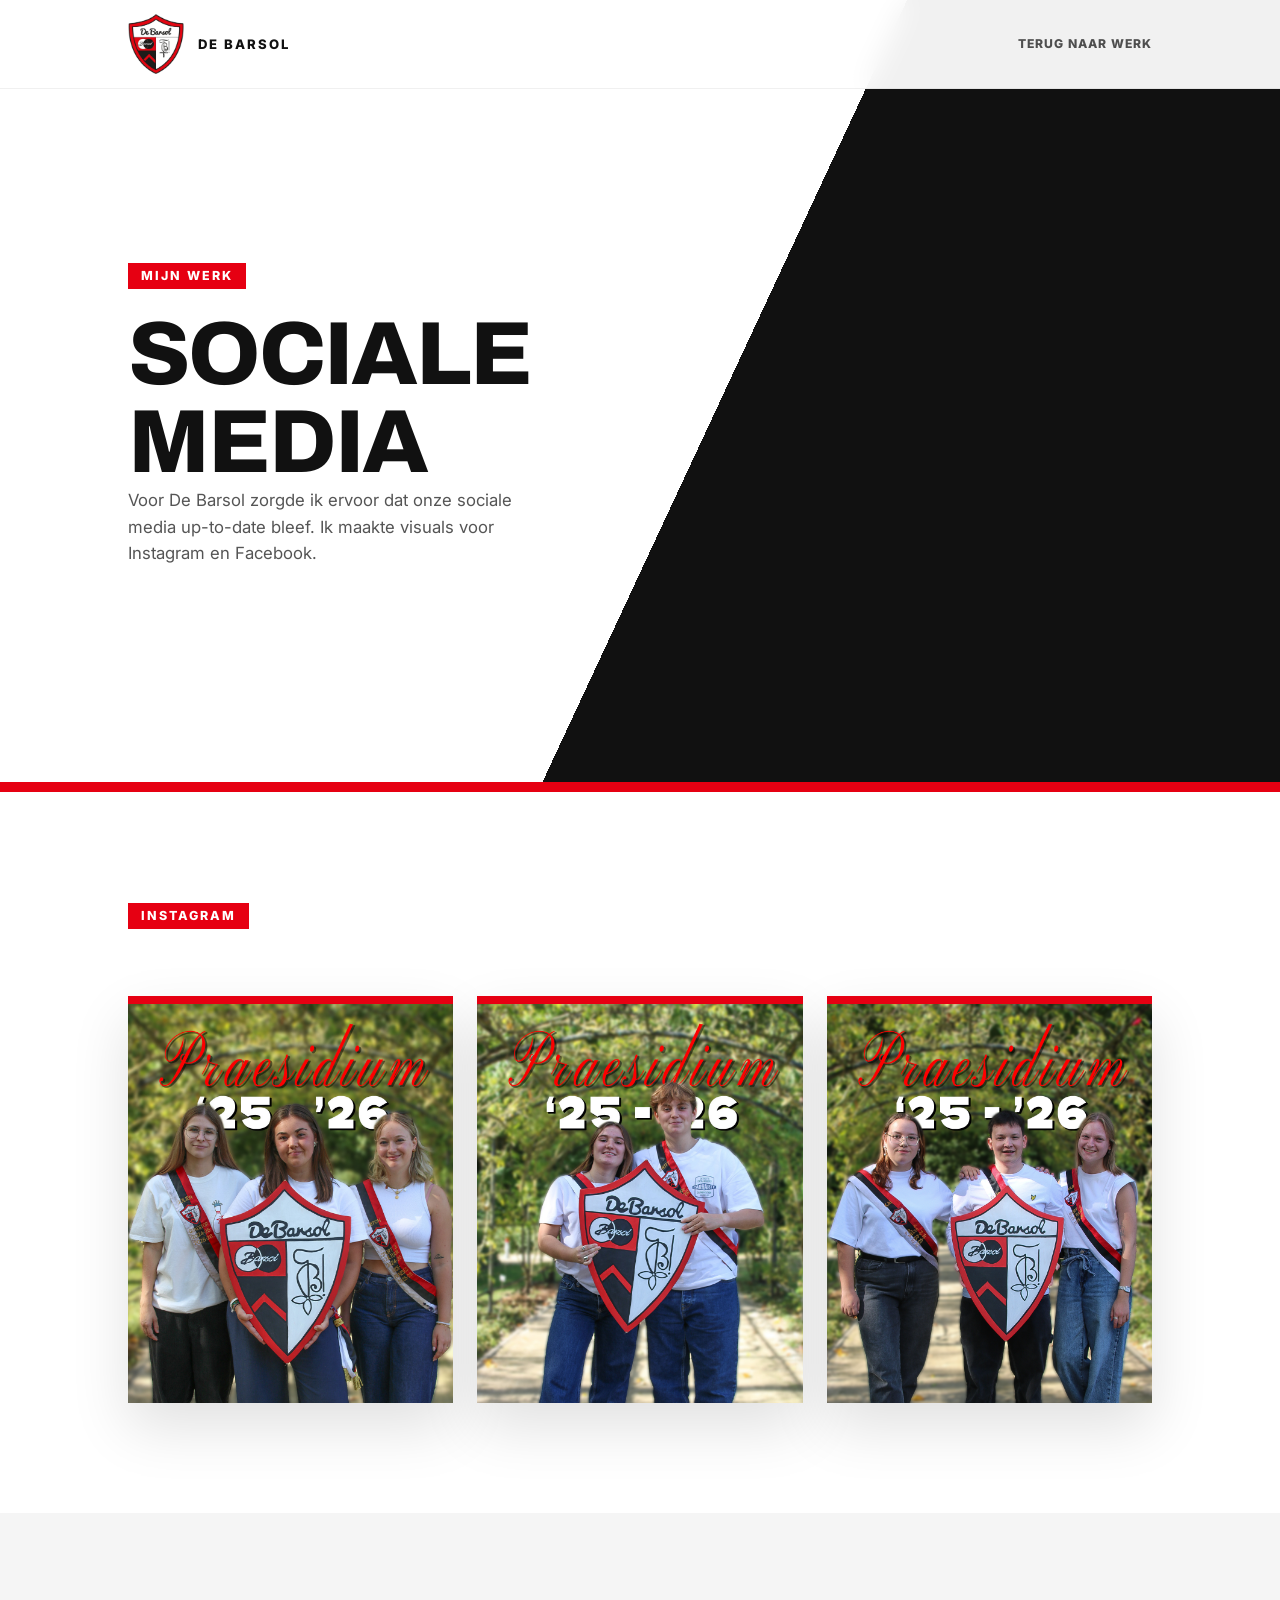
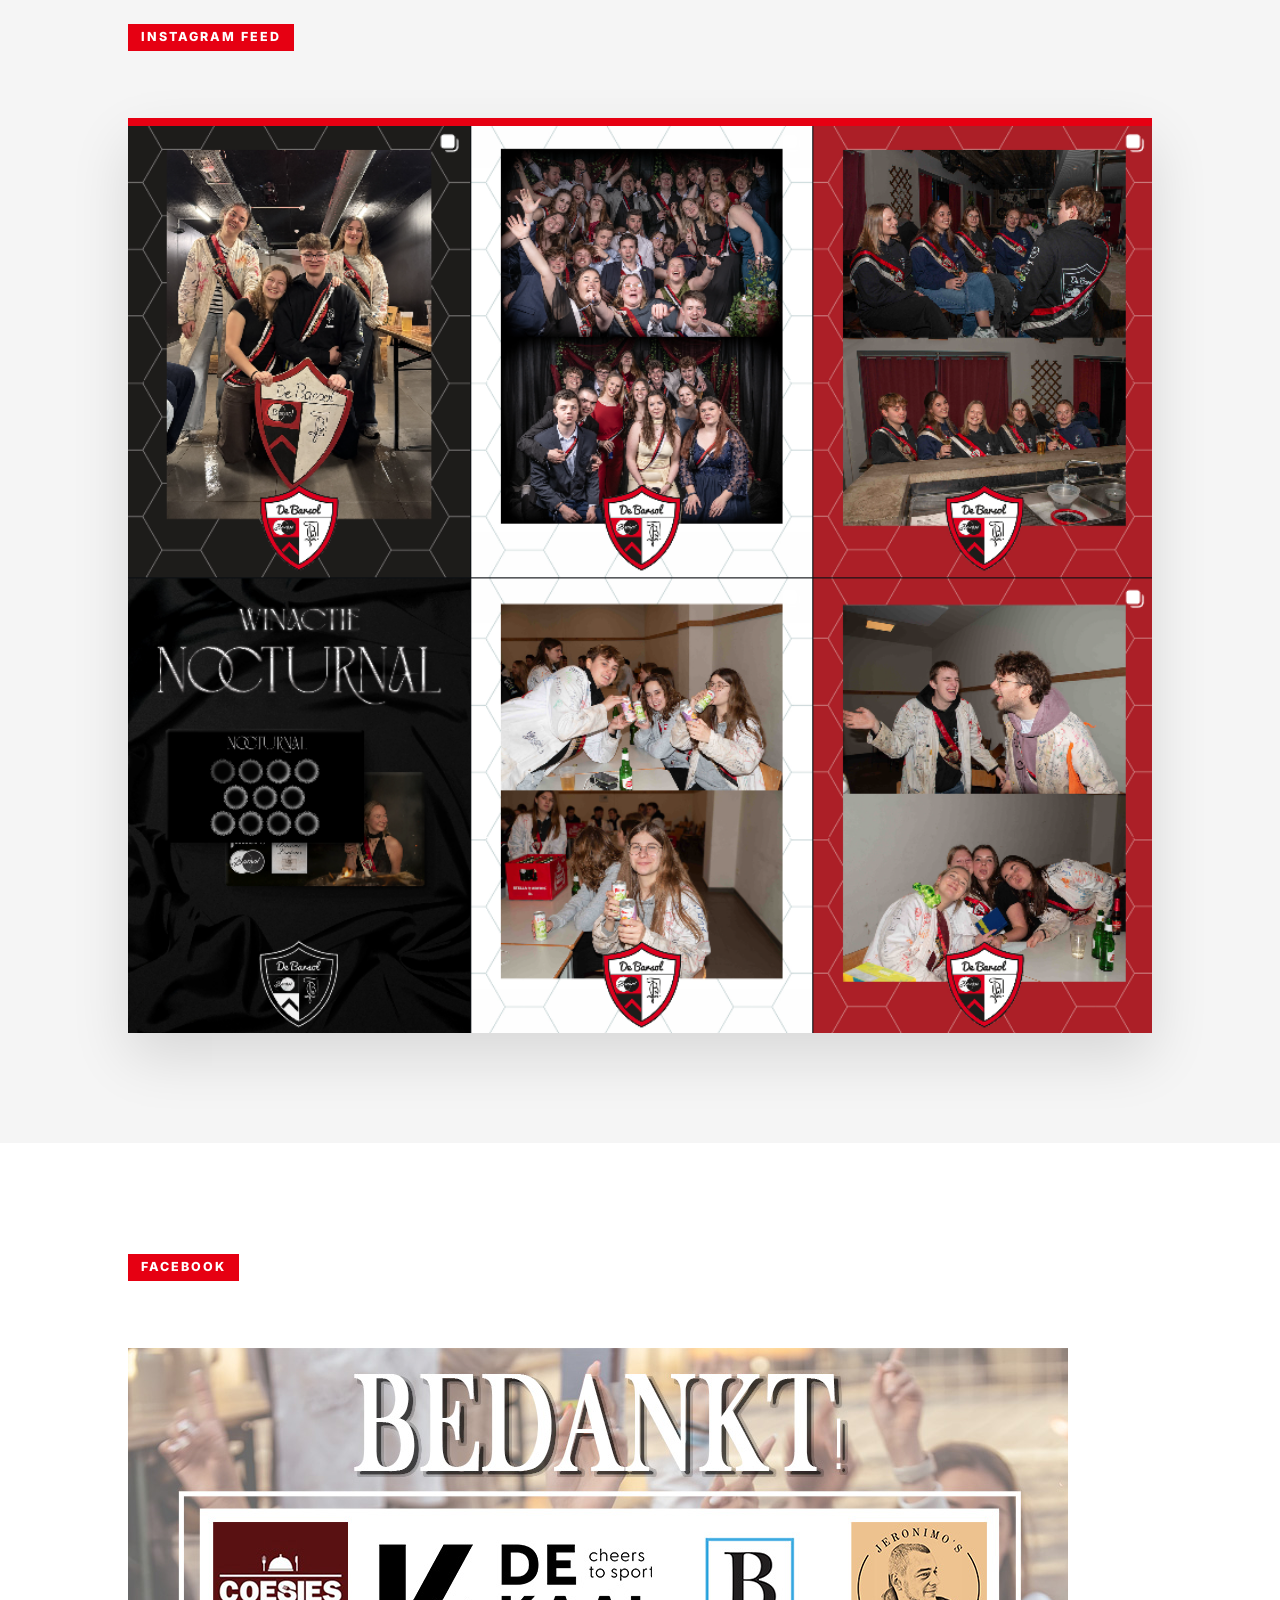
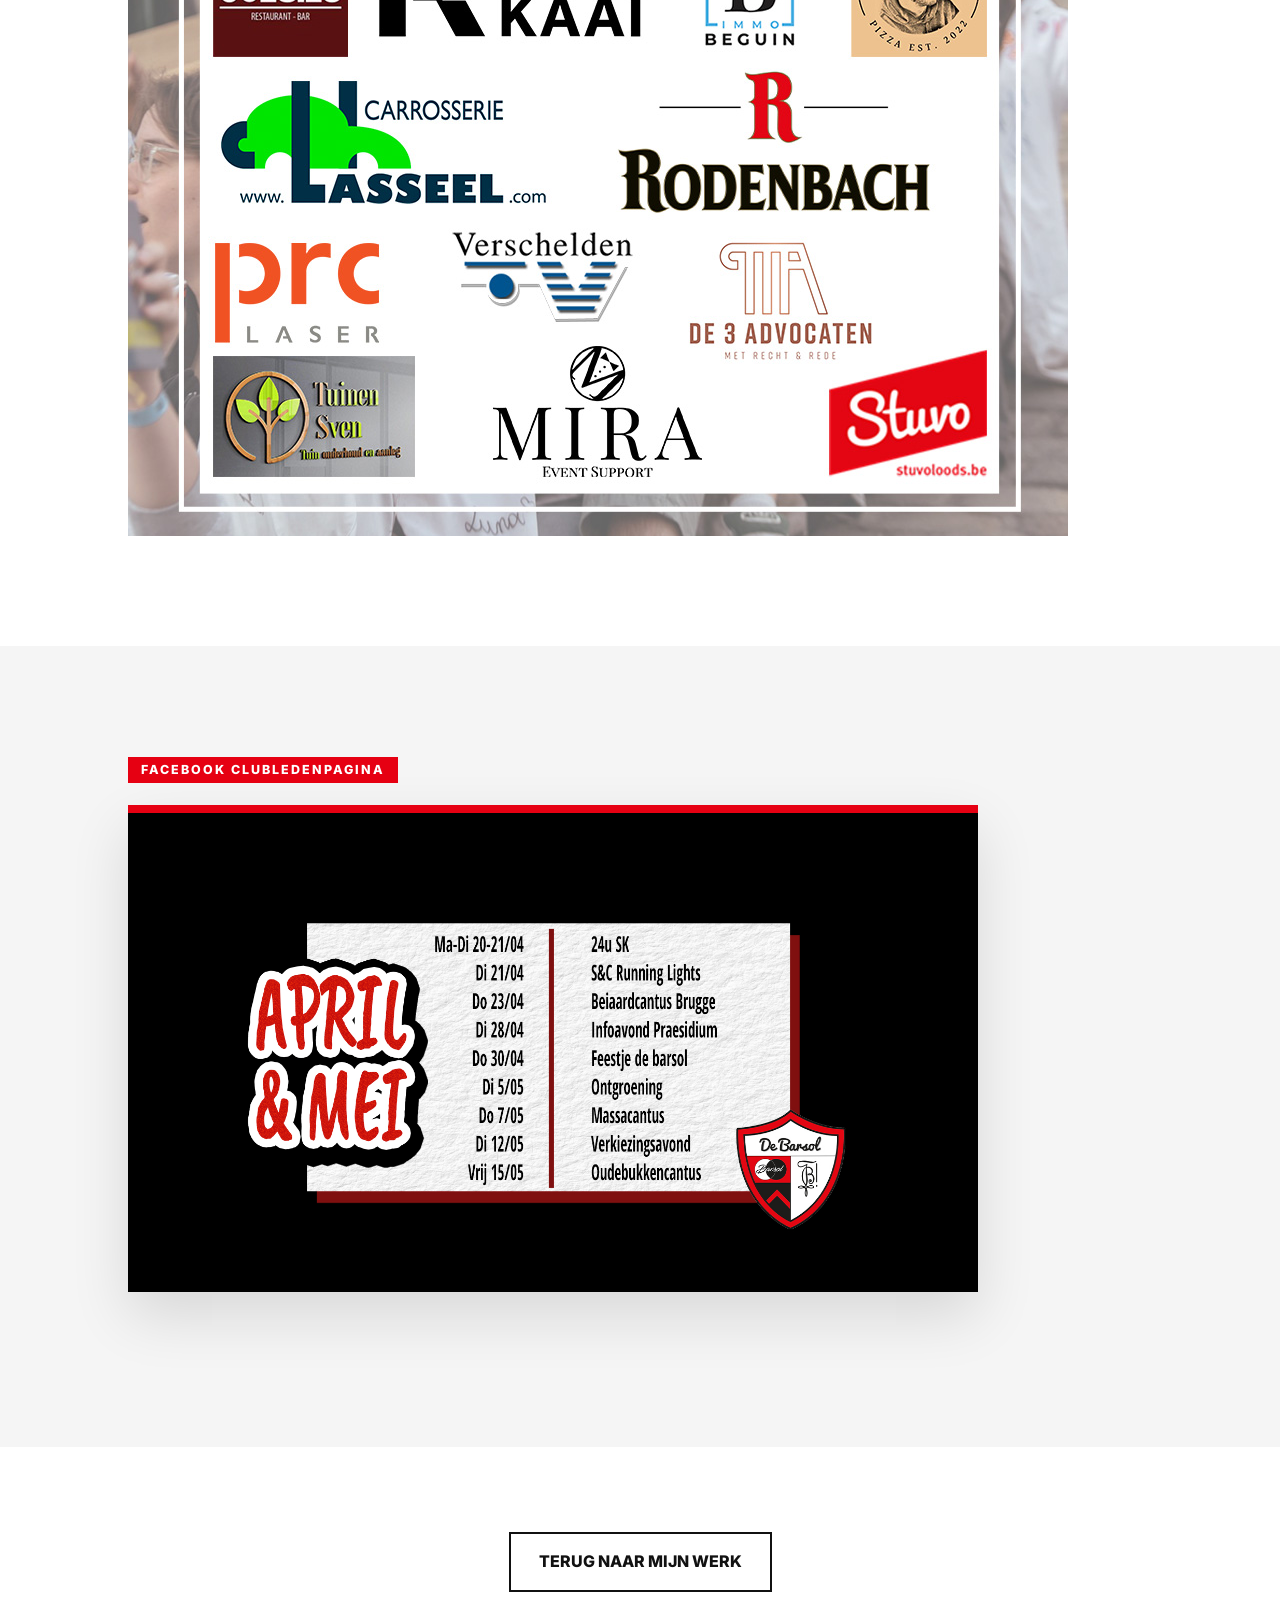
<file: social-media.html>
<!DOCTYPE html>
<html lang="nl">
<head>
    <meta charset="UTF-8">
    <meta name="viewport" content="width=device-width, initial-scale=1.0">
    <title>Social media - Kiara Vandewalle</title>
    <link rel="stylesheet" href="styles.css">
</head>

<body>

<nav class="nav">
    <a href="index.html" class="brand">
        <img src="Images/BARSOLSCHILD.png" alt="Barsol schild">
        <span>De Barsol</span>
    </a>

    <div class="nav-links">
        <a href="index.html#work">Terug naar werk</a>
    </div>

    <div class="progress-bar"></div>
</nav>

<section class="case-hero">
    <div>
        <p class="label">Mijn werk</p>
        <h1>Sociale media</h1>
        <p>
            Voor De Barsol zorgde ik ervoor dat onze sociale media up-to-date bleef.
            Ik maakte visuals voor Instagram en Facebook.
        </p>
    </div>
</section>

<section class="case-section reveal">
    <div class="case-heading">
        <p class="label">Instagram</p>
    </div>

    <div class="insta-grid">
        <img src="Images/INSTA VOORBEELD 1.jpg" alt="">
        <img src="Images/INSTA VOORBEELD 2.jpg" alt="">
        <img src="Images/INSTA VOORBEELD 3.png" alt="">
    </div>
</section>

<section class="case-section grey reveal">
    <div class="case-heading">
        <p class="label">Instagram feed</p>
    </div>

    <div class="wide-preview">
        <img src="Images/INSTA VOORBEELD.png" alt="">
    </div>
</section>

<section class="case-section reveal">
    <div class="case-heading">
        <p class="label">Facebook</p>
    </div>

        <img src="Images/SPONSORPOST FACEBOOK.jpg" alt="">
    </div>
</section>

<section class="case-section grey reveal">
    <div class="case-heading">
        <p class="label">Facebook Clubledenpagina</p>

    <div class="wide-preview">
        <img src="Images/CLUBLEDEN BANNER FACEBOOK.jpg" alt="">
    </div>
</section>

<section class="case-end">
    <a href="index.html#work" class="btn secondary">Terug naar mijn werk</a>
</section>

<script src="scripts.js"></script>

</body>
</html>
</file>
<file: styles.css>
@import url('https://fonts.googleapis.com/css2?family=Archivo:wght@600;700;800&family=Inter:wght@400;500;600;700;800&display=swap');

:root {
    --red: #e60012;
    --black: #111111;
    --white: #ffffff;
    --soft: #f5f5f5;
    --muted: #555555;
    --border: #dedede;
    --nav-height: 89px;
}

* {
    margin: 0;
    padding: 0;
    box-sizing: border-box;
}

html {
    scroll-behavior: auto;
    scroll-padding-top: calc(var(--nav-height) + 25px);
    overflow-x: hidden;
    overflow-y: auto;
    height: auto;
}

body {
    font-family: "Inter", Arial, sans-serif;
    background: var(--white);
    color: var(--black);
    line-height: 1.6;
    overflow-x: hidden;
    overflow-y: auto;
    min-height: 100%;
    -webkit-overflow-scrolling: touch;
}

a {
    color: inherit;
    text-decoration: none;
}

img {
    max-width: 100%;
    display: block;
}

section {
    scroll-margin-top: calc(var(--nav-height) + 25px);
}

/* NAV */
.nav {
    position: fixed;
    top: 0;
    left: 0;
    width: 100%;
    height: var(--nav-height);
    padding: 14px 10%;
    display: flex;
    justify-content: space-between;
    align-items: center;
    z-index: 1000;
    background: rgba(255, 255, 255, 0.94);
    backdrop-filter: blur(14px);
    -webkit-backdrop-filter: blur(14px);
    border-bottom: 1px solid rgba(0, 0, 0, 0.06);
}

.progress-bar {
    position: absolute;
    bottom: 0;
    left: 0;
    height: 4px;
    width: 0%;
    background: var(--red);
}

.brand {
    display: flex;
    align-items: center;
    gap: 14px;
    font-size: 0.82rem;
    font-weight: 800;
    text-transform: uppercase;
    letter-spacing: 2px;
}

.brand img {
    width: 56px;
    flex-shrink: 0;
}

.nav-links {
    display: flex;
    align-items: center;
    gap: 28px;
}

.nav-links a {
    font-size: 0.76rem;
    font-weight: 800;
    text-transform: uppercase;
    letter-spacing: 1px;
    opacity: 0.72;
    transition: 0.25s ease;
}

.nav-links a:hover {
    opacity: 1;
    color: var(--red);
}

/* GENERAL */
.section {
    position: relative;
    padding: 115px 10%;
}

h1,
h2,
h3 {
    font-family: "Archivo", Arial, sans-serif;
    line-height: 0.98;
    text-transform: uppercase;
}

h1 {
    font-size: clamp(2.8rem, 5vw, 5.4rem);
    font-weight: 800;
    letter-spacing: -2px;
}

h2 {
    font-size: clamp(2.55rem, 5vw, 5rem);
    font-weight: 700;
    letter-spacing: -2px;
}

h3 {
    font-size: 1.45rem;
    font-weight: 700;
    margin-bottom: 12px;
}

p {
    color: var(--muted);
    font-size: 1.05rem;
    margin-bottom: 18px;
}

.label,
.small-title,
.section-kicker {
    display: inline-block;
    width: fit-content;
    color: white;
    background: var(--red);
    padding: 7px 13px;
    font-size: 0.78rem;
    font-weight: 800;
    text-transform: uppercase;
    letter-spacing: 2px;
    line-height: 1;
    margin-bottom: 22px;
}

.btn {
    display: inline-block;
    padding: 15px 28px;
    background: var(--red);
    color: white;
    border: 2px solid var(--red);
    font-weight: 800;
    text-transform: uppercase;
    transition: 0.25s ease;
}

.btn:hover {
    background: white;
    color: var(--red);
    transform: translateY(-4px);
}

.btn.secondary {
    background: white;
    color: var(--black);
    border-color: var(--black);
}

.btn.secondary:hover {
    background: var(--black);
    color: white;
}

/* INDEX HERO */
.hero {
    min-height: 100vh;
    padding: 135px 10% 80px;
    display: grid;
    grid-template-columns: 0.95fr 1fr;
    gap: 70px;
    align-items: center;
    position: relative;
    overflow: hidden;
    background: linear-gradient(115deg, var(--white) 0%, var(--white) 55%, var(--black) 55%, var(--black) 100%);
}

.hero-content,
.hero-visual {
    position: relative;
    z-index: 2;
}

.hero .label {
    transform: rotate(-2deg);
}

/* DIT IS DE FIX VOOR JE TE GROTE NAAM */
.hero h1 {
    font-size: clamp(3.6rem, 5.7vw, 6.4rem);
    line-height: 0.96;
    letter-spacing: -2px;
    max-width: 620px;
}

.subtitle {
    width: fit-content;
    margin-top: 26px;
    padding: 12px 18px;
    background: var(--black);
    color: white;
    font-weight: 800;
    border-left: 8px solid var(--red);
}

.hero-buttons {
    margin-top: 32px;
    display: flex;
    flex-wrap: wrap;
    gap: 14px;
}

.hero-visual {
    display: flex;
    justify-content: center;
}

.poster-frame {
    width: min(500px, 38vw);
    aspect-ratio: 1 / 1;
    position: relative;
    transform: rotate(1deg);
}

.poster-frame::before {
    content: "";
    position: absolute;
    inset: 24px -24px -24px 24px;
    background: var(--red);
}

.poster-frame::after {
    content: "PR & MEDIA";
    position: absolute;
    right: -45px;
    top: 35px;
    writing-mode: vertical-rl;
    background: white;
    padding: 12px 9px;
    color: var(--red);
    font-size: 0.75rem;
    font-weight: 800;
    letter-spacing: 2px;
    z-index: 2;
}

.poster-frame img {
    position: relative;
    z-index: 1;
    width: 100%;
    height: 100%;
    object-fit: cover;
    box-shadow: 0 34px 75px rgba(0, 0, 0, 0.32);
}

/* INDEX CONTENT */
.about {
    background: linear-gradient(180deg, white, #fafafa);
}

.about-layout {
    margin-top: 45px;
    display: grid;
    grid-template-columns: minmax(0, 1fr) minmax(300px, 0.58fr);
    gap: 75px;
    align-items: start;
}

.text-card {
    max-width: 820px;
    padding: 60px 0 30px 30px;
    border-left: 7px solid var(--red);
}

.split {
    display: grid;
    grid-template-columns: 0.9fr 1fr;
    gap: 90px;
    border-top: 1px solid #eeeeee;
}

.split h2 {
    max-width: 660px;
}

.work {
    background: linear-gradient(180deg, #f4f4f4, white);
    border-top: 1px solid #eeeeee;
}

.work h2,
.vision h2 {
    max-width: 1100px;
}

.work-grid,
.vision-grid {
    margin-top: 50px;
    display: grid;
    grid-template-columns: repeat(3, 1fr);
    gap: 24px;
}

.work-card,
.vision-item {
    min-height: 250px;
    padding: 32px;
    background: white;
    border: 1px solid var(--border);
    border-left: 8px solid var(--red);
    display: flex;
    flex-direction: column;
    justify-content: flex-end;
    position: relative;
    overflow: hidden;
    transition: 0.25s ease;
}

.work-card.large {
    grid-column: span 2;
}

.work-card span,
.vision-item span {
    color: var(--red);
    font-weight: 800;
    margin-bottom: 42px;
    position: relative;
    z-index: 1;
}

.work-card small,
.vision-item small {
    position: absolute;
    top: 28px;
    right: 28px;
    color: var(--red);
    font-weight: 800;
    text-transform: uppercase;
    opacity: 0;
    transition: 0.25s ease;
}

.work-card:hover,
.vision-item:hover {
    transform: translateY(-8px);
    border-color: var(--red);
    box-shadow: 0 26px 55px rgba(0, 0, 0, 0.12);
}

.work-card:hover small,
.vision-item:hover small {
    opacity: 1;
}

.vision-item {
    border-left: 1px solid var(--border);
    border-top: 8px solid var(--red);
}

.vision-item:hover {
    background: var(--red);
}

.vision-item:hover h3,
.vision-item:hover p,
.vision-item:hover span,
.vision-item:hover small {
    color: white;
}

.black-section {
    display: grid;
    grid-template-columns: 0.9fr 1fr;
    gap: 90px;
    color: white;
    background: linear-gradient(120deg, var(--black), #1a1a1a);
}

.black-section p,
.black-section h2 {
    color: white;
}

.dark-text {
    border-left-color: var(--red);
    padding-top: 55px;
}

.end {
    min-height: 72vh;
    padding: 120px 10%;
    display: grid;
    place-items: center;
    text-align: center;
    background: radial-gradient(circle, rgba(230, 0, 18, 0.16), transparent 43%), #fafafa;
    border-top: 1px solid #eeeeee;
}

.end h2 {
    color: var(--red);
    max-width: 1000px;
}

.end p {
    max-width: 640px;
    margin-left: auto;
    margin-right: auto;
}

/* SLIDERS */
.slider-frame,
.banner-slider,
.event-slider {
    width: 100%;
    aspect-ratio: 16 / 9;
    position: relative;
    background: #111;
    border: 12px solid #111;
    box-shadow: 20px 20px 0 var(--red);
    overflow: hidden;
}

.square-slider {
    aspect-ratio: 1 / 1;
}

.slider-images {
    width: 100%;
    height: 100%;
    position: relative;
}

.slider-images img {
    position: absolute;
    inset: 0;
    width: 100%;
    height: 100%;
    object-fit: contain;
    background: #111;
    opacity: 0;
    transform: scale(1.015);
    transition: opacity 0.45s ease, transform 0.45s ease;
}

.square-slider .slider-images img {
    object-fit: cover;
}

.slider-images img.active {
    opacity: 1;
    transform: scale(1);
}

.slider-btn,
.banner-btn,
.event-btn {
    position: absolute;
    top: 50%;
    transform: translateY(-50%);
    z-index: 5;
    width: 46px;
    height: 46px;
    border: none;
    background: rgba(17, 17, 17, 0.78);
    color: white;
    font-size: 2.2rem;
    line-height: 1;
    cursor: pointer;
    transition: 0.25s ease;
}

.slider-btn:hover,
.banner-btn:hover,
.event-btn:hover {
    background: var(--red);
}

.slider-btn.prev,
.banner-btn.prev,
.event-btn.prev {
    left: 14px;
}

.slider-btn.next,
.banner-btn.next,
.event-btn.next {
    right: 14px;
}

.slider-dots {
    position: absolute;
    left: 50%;
    bottom: 16px;
    transform: translateX(-50%);
    display: flex;
    flex-wrap: wrap;
    justify-content: center;
    gap: 8px;
    z-index: 5;
    max-width: 80%;
}

.slider-dots button {
    width: 9px;
    height: 9px;
    border: 0;
    border-radius: 999px;
    background: rgba(255, 255, 255, 0.6);
    cursor: pointer;
    transition: 0.25s ease;
}

.slider-dots button.active {
    width: 30px;
    background: var(--red);
}

/* DETAIL HERO'S */
.case-hero,
.banners-showcase-hero,
.events-hero,
.nocturnal-hero {
    min-height: 88vh;
    padding: 145px 10% 90px;
    display: grid;
    grid-template-columns: 0.75fr 1.25fr;
    gap: 70px;
    align-items: center;
    position: relative;
    overflow: hidden;
    background: linear-gradient(115deg, #fff 0%, #fff 55%, #111 55%, #111 100%);
}

.case-hero::after,
.banners-showcase-hero::after,
.events-hero::after,
.nocturnal-hero::after {
    content: "";
    position: absolute;
    left: 0;
    bottom: 0;
    width: 100%;
    height: 10px;
    background: var(--red);
}

.case-hero h1,
.banners-showcase-hero h1,
.events-hero h1,
.nocturnal-hero h1 {
    font-size: clamp(3.2rem, 7vw, 7rem);
    max-width: 950px;
}

.nocturnal-page h1 {
    font-size: clamp(2.8rem, 5.5vw, 5.5rem);
    letter-spacing: -2px;
    max-width: 700px;
}

.case-hero p,
.events-hero p,
.nocturnal-hero p {
    max-width: 650px;
}

/* BANNER HERO STACK */
.banners-hero-copy,
.hero-banner-stack {
    position: relative;
    z-index: 2;
}

.hero-banner-stack {
    height: min(560px, 55vw);
}

.hero-banner-stack img {
    position: absolute;
    width: 70%;
    aspect-ratio: 16 / 9;
    object-fit: cover;
    border: 8px solid white;
    box-shadow: 0 30px 75px rgba(0, 0, 0, 0.35);
    background: white;
}

.hero-banner-stack img:nth-child(1) {
    right: 0;
    top: 0;
    transform: rotate(3deg);
}

.hero-banner-stack img:nth-child(2) {
    left: 0;
    top: 28%;
    transform: rotate(-4deg);
    z-index: 2;
}

.hero-banner-stack img:nth-child(3) {
    right: 7%;
    bottom: 0;
    transform: rotate(2deg);
    z-index: 3;
}

/* DETAIL CONTENT */
.case-section,
.events-gallery {
    padding: 110px 10%;
    background: white;
}

.case-section.grey {
    background: var(--soft);
}

.case-heading {
    max-width: 850px;
    margin-bottom: 45px;
}

.insta-grid {
    display: grid;
    grid-template-columns: repeat(3, 1fr);
    gap: 24px;
}

.insta-grid img,
.wide-preview img,
.facebook-layout img,
.events-hero-frame img,
.nocturnal-hero-image img {
    width: 100%;
    object-fit: cover;
    border-top: 8px solid var(--red);
    box-shadow: 0 24px 55px rgba(0, 0, 0, 0.12);
}

.insta-grid img {
    aspect-ratio: 4 / 5;
}

.wide-preview {
    max-width: 1100px;
}

.facebook-layout {
    display: grid;
    grid-template-columns: 0.65fr 1fr;
    gap: 55px;
    align-items: center;
}

.facebook-text {
    border-left: 7px solid var(--red);
    padding-left: 28px;
}

.case-end {
    padding: 85px 10%;
    text-align: center;
    background: white;
}

/* BANNERS + NOCTURNAL */
.banners-gallery,
.nocturnal-gallery {
    padding: 110px 10%;
    display: flex;
    flex-direction: column;
    gap: 110px;
    background: white;
}

.nocturnal-gallery {
    background: var(--soft);
}

.banner-showcase,
.nocturnal-block {
    display: grid;
    grid-template-columns: 170px 1fr;
    gap: 45px;
    align-items: center;
}

.banner-showcase h2,
.nocturnal-title h2 {
    display: inline-block;
    width: fit-content;
    padding: 7px 13px;
    background: var(--red);
    color: white;
    font-size: 0.8rem;
    font-weight: 800;
    letter-spacing: 2px;
    text-transform: uppercase;
    line-height: 1;
}

.events-hero-frame,
.nocturnal-hero-image {
    border: 12px solid #111;
    box-shadow: 22px 22px 0 var(--red);
    background: #111;
    overflow: hidden;
}

.events-hero-frame {
    aspect-ratio: 1 / 1;
}

.events-hero-frame img {
    height: 100%;
}

.placeholder-frame,
.placeholder-slide {
    display: grid;
    place-items: center;
    background: linear-gradient(135deg, rgba(230, 0, 18, 0.25), transparent 55%), #111;
    color: white;
    text-align: center;
}

.placeholder-slide {
    position: absolute;
    inset: 0;
}

/* REVEAL */
.reveal {
    opacity: 0;
    transform: translateY(34px);
    transition: opacity 0.6s ease, transform 0.6s ease;
}

.reveal.visible {
    opacity: 1;
    transform: translateY(0);
}

/* TABLET */
@media (max-width: 1000px) {
    :root {
        --nav-height: 81px;
    }

    .nav {
        padding: 14px 7%;
    }

    .nav-links {
        display: none;
    }

    .hero,
    .about-layout,
    .split,
    .black-section,
    .case-hero,
    .banners-showcase-hero,
    .events-hero,
    .nocturnal-hero,
    .banner-showcase,
    .nocturnal-block,
    .facebook-layout {
        grid-template-columns: 1fr;
    }

    .hero,
    .case-hero,
    .banners-showcase-hero,
    .events-hero,
    .nocturnal-hero {
        background: white;
        padding: 125px 7% 85px;
    }

    .hero h1 {
        font-size: clamp(3.2rem, 9vw, 5rem);
        max-width: 100%;
    }

    .poster-frame {
        width: min(500px, 85vw);
    }

    .work-grid,
    .vision-grid {
        grid-template-columns: repeat(2, 1fr);
    }

    .work-card.large {
        grid-column: span 1;
    }

    .banners-gallery,
    .nocturnal-gallery,
    .events-gallery,
    .case-section {
        padding: 85px 7%;
    }

    .hero-banner-stack {
        height: 520px;
    }

    .slider-frame,
    .banner-slider,
    .event-slider {
        box-shadow: 14px 14px 0 var(--red);
    }
}

/* GSM */
@media (max-width: 700px) {
    :root {
        --nav-height: 78px;
    }

    section {
        scroll-margin-top: 92px;
    }

    .nav {
        padding: 13px 6%;
    }

    .brand {
        gap: 12px;
        font-size: 0.72rem;
        letter-spacing: 2px;
    }

    .brand img {
        width: 46px;
    }

    .section,
    .end {
        padding: 75px 6%;
    }

    h1 {
        letter-spacing: -1px;
    }

    h2 {
        font-size: clamp(2.25rem, 11vw, 4rem);
        letter-spacing: -1px;
    }

    .hero {
        min-height: auto;
        padding: 118px 6% 75px;
        display: flex;
        flex-direction: column;
        align-items: flex-start;
        gap: 44px;
        background: white;
        overflow: hidden;
    }

    .hero-content {
        width: 100%;
    }

    .hero .label {
        font-size: 0.64rem;
        letter-spacing: 1.4px;
        padding: 7px 10px;
    }

    .hero h1 {
        font-size: clamp(2.6rem, 10vw, 3.6rem);
        line-height: 1;
        letter-spacing: -0.5px;
        width: 100%;
        max-width: 100%;
        word-break: normal;
        overflow-wrap: normal;
    }

    .subtitle {
        max-width: 100%;
        font-size: 0.82rem;
        padding: 10px 13px;
        border-left-width: 6px;
    }

    .hero-buttons {
        width: 100%;
        flex-direction: column;
        align-items: flex-start;
    }

    .hero-buttons .btn {
        width: 100%;
        max-width: 340px;
        text-align: center;
        padding: 13px 18px;
        font-size: 0.85rem;
    }

    .hero-visual {
        width: 100%;
        justify-content: center;
        margin-top: 5px;
    }

    .poster-frame {
        width: 76vw;
        max-width: 295px;
        margin: 0 auto;
        transform: none;
    }

    .poster-frame::before {
        inset: 11px -11px -11px 11px;
    }

    .poster-frame::after {
        display: none;
    }

    .work-grid,
    .vision-grid,
    .insta-grid {
        grid-template-columns: 1fr;
    }

    .slider-frame,
    .banner-slider,
    .event-slider {
        border-width: 7px;
        box-shadow: 10px 10px 0 var(--red);
        aspect-ratio: 1 / 1;
    }

    .slider-btn,
    .banner-btn,
    .event-btn {
        width: 38px;
        height: 38px;
        font-size: 1.8rem;
    }

    .slider-dots {
        bottom: 10px;
    }

    .case-hero,
    .banners-showcase-hero,
    .events-hero,
    .nocturnal-hero {
        min-height: auto;
        padding: 118px 6% 75px;
        background: white;
        gap: 38px;
    }

    .case-hero h1,
    .banners-showcase-hero h1,
    .events-hero h1,
    .nocturnal-hero h1,
    .nocturnal-page h1 {
        font-size: clamp(2.55rem, 12vw, 4rem);
        letter-spacing: -1px;
        max-width: 100%;
    }

    .hero-banner-stack {
        height: 360px;
        width: 100%;
    }

    .hero-banner-stack img {
        width: 82%;
        border-width: 5px;
    }

    .banners-gallery,
    .nocturnal-gallery {
        gap: 80px;
    }

    .banner-showcase,
    .nocturnal-block {
        gap: 24px;
    }

    .text-card {
        padding-left: 22px;
    }
}
</file>
